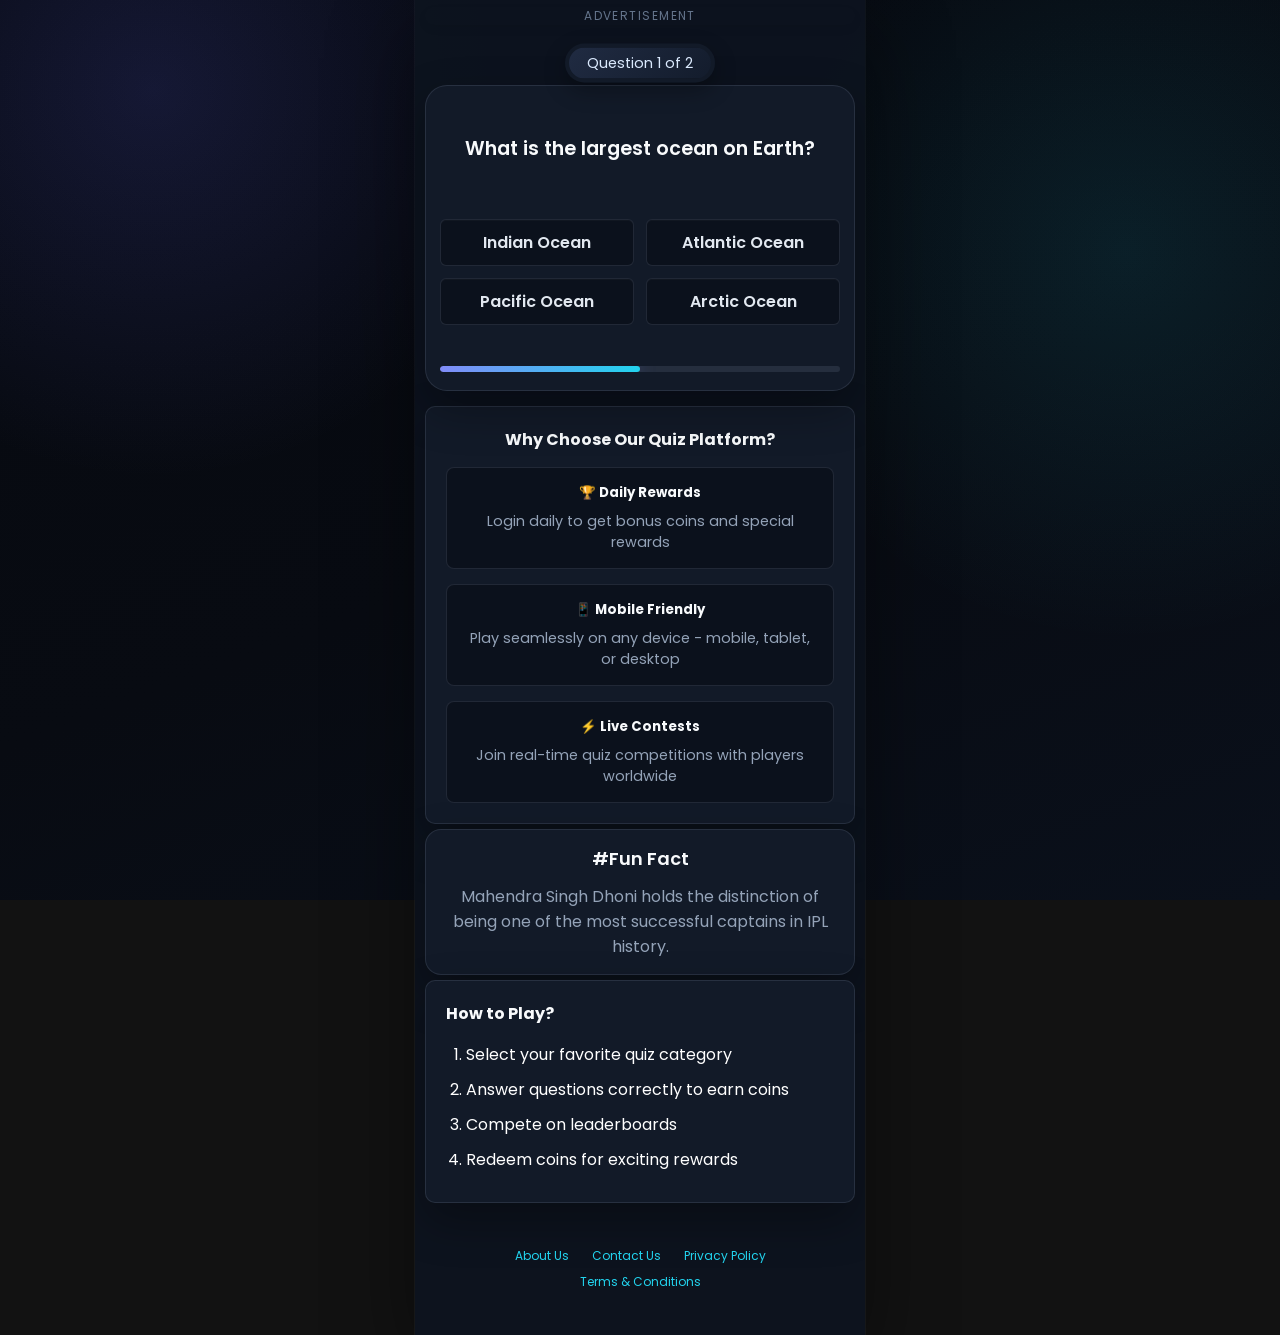
<file: index.html>
<!doctype html>
<html lang="en">
  <head>
    <meta charset="UTF-8" />
    <meta name="viewport" content="width=device-width, initial-scale=1" />
    <meta name="robots" content="noindex, nofollow" />
    <title>TwitQuiz - Test Your Knowledge</title>
    <link rel="preconnect" href="https://fonts.googleapis.com" />
    <link rel="preconnect" href="https://fonts.gstatic.com" crossorigin />
    <link
      href="https://fonts.googleapis.com/css2?family=Poppins:wght@400;600;700&display=swap"
      rel="stylesheet"
    />
    <link rel="stylesheet" href="styles.css?v=3" />
    <script
      async
      src="https://pagead2.googlesyndication.com/pagead/js/adsbygoogle.js?client=ca-pub-1484482880870768"
      crossorigin="anonymous"
    ></script>
  </head>
  <body>
    <main class="container">
      <header class="header"></header>

      <div class="ads-container">
        <div class="tops-ads ads">
          <!-- ssd1 -->
          <ins
            class="adsbygoogle"
            style="display: block"
            data-ad-client="ca-pub-1484482880870768"
            data-ad-slot="2972053355"
            data-ad-format="auto"
            data-full-width-responsive="true"
          ></ins>
          <script>
            (adsbygoogle = window.adsbygoogle || []).push({});
          </script>

          <div class="ads-label">Advertisement</div>
        </div>
      </div>

      <div class="quiz-card" id="quizCard">
        <div class="score-display">
          Score: <span class="score-number" id="scoreDisplay">0</span>
        </div>
        <div class="question-counter" id="questionCounter">Question 1 of 2</div>
        <div class="question" id="questionText"></div>
        <div class="options" id="optionsContainer"></div>
        <div class="answer-message" id="answerMessage" aria-live="polite"></div>
        <div class="progress-bar">
          <div class="progress-fill" id="progressFill"></div>
        </div>
      </div>

      <div class="ads-container margin-top-20px" id="secondaryAd">
        <div class="tops-ads ads">
          <div id="ad-middle" class="custom-gpt-ad">
            <!-- ssd2 -->
            <ins class="adsbygoogle"
                 style="display:block"
                 data-ad-client="ca-pub-1484482880870768"
                 data-ad-slot="9931876664"
                 data-ad-format="auto"
                 data-full-width-responsive="true"></ins>
            <script>
                 (adsbygoogle = window.adsbygoogle || []).push({});
            </script>
          </div>
          <div class="ads-label">Advertisement</div>
        </div>
      </div>

      <div class="bottom-content">
        <div class="featured-section">
          <h3>Why Choose Our Quiz Platform?</h3>
          <div class="features-grid">
            <div class="feature-item">
              <h5>🏆 Daily Rewards</h5>
              <p>Login daily to get bonus coins and special rewards</p>
            </div>
            <div class="feature-item">
              <h5>📱 Mobile Friendly</h5>
              <p>Play seamlessly on any device - mobile, tablet, or desktop</p>
            </div>
            <div class="feature-item">
              <h5>⚡ Live Contests</h5>
              <p>Join real-time quiz competitions with players worldwide</p>
            </div>
          </div>
        </div>

        <div class="fact_box">
          <h5>#Fun Fact</h5>
          <p id="funFact"></p>
        </div>

        <div class="how-to-play">
          <h3>How to Play?</h3>
          <ol class="play-steps">
            <li>Select your favorite quiz category</li>
            <li>Answer questions correctly to earn coins</li>
            <li>Compete on leaderboards</li>
            <li>Redeem coins for exciting rewards</li>
          </ol>
        </div>
      </div>

      <nav class="footer-links" aria-label="Footer links">
        <a href="about.html">About Us</a>
        <a href="contact.html">Contact Us</a>
        <a href="privacy-policy.html">Privacy Policy</a>
        <a href="terms-conditions.html">Terms &amp; Conditions</a>
      </nav>
    </main>

    <div class="ads-popup-overlay" id="adsPopup" hidden>
      <div
        class="ads-popup"
        role="dialog"
        aria-modal="true"
        aria-label="Advertisement"
      >
        <div class="close-wrap">
          <button class="ads-close-btn" id="closeAd" type="button" disabled>
            ✖
          </button>
          <div class="ads-loading" id="adTimer">
            ⏳ Please wait 5 seconds...
          </div>
        </div>
        <div id="ad-interstitial" class="custom-gpt-ad interstitial-ad">
          <!-- ssd3 -->
          <ins class="adsbygoogle"
               style="display:block"
               data-ad-client="ca-pub-1484482880870768"
               data-ad-slot="8618794990"
               data-ad-format="auto"
               data-full-width-responsive="true"></ins>
          <script>
               (adsbygoogle = window.adsbygoogle || []).push({});
          </script>
        </div>
        <div class="popup-ad-label">Advertisement</div>
      </div>
    </div>

    <script src="quiz-data.js?v=3"></script>
    <script src="app.js?v=3"></script>
  </body>
</html>
</file>
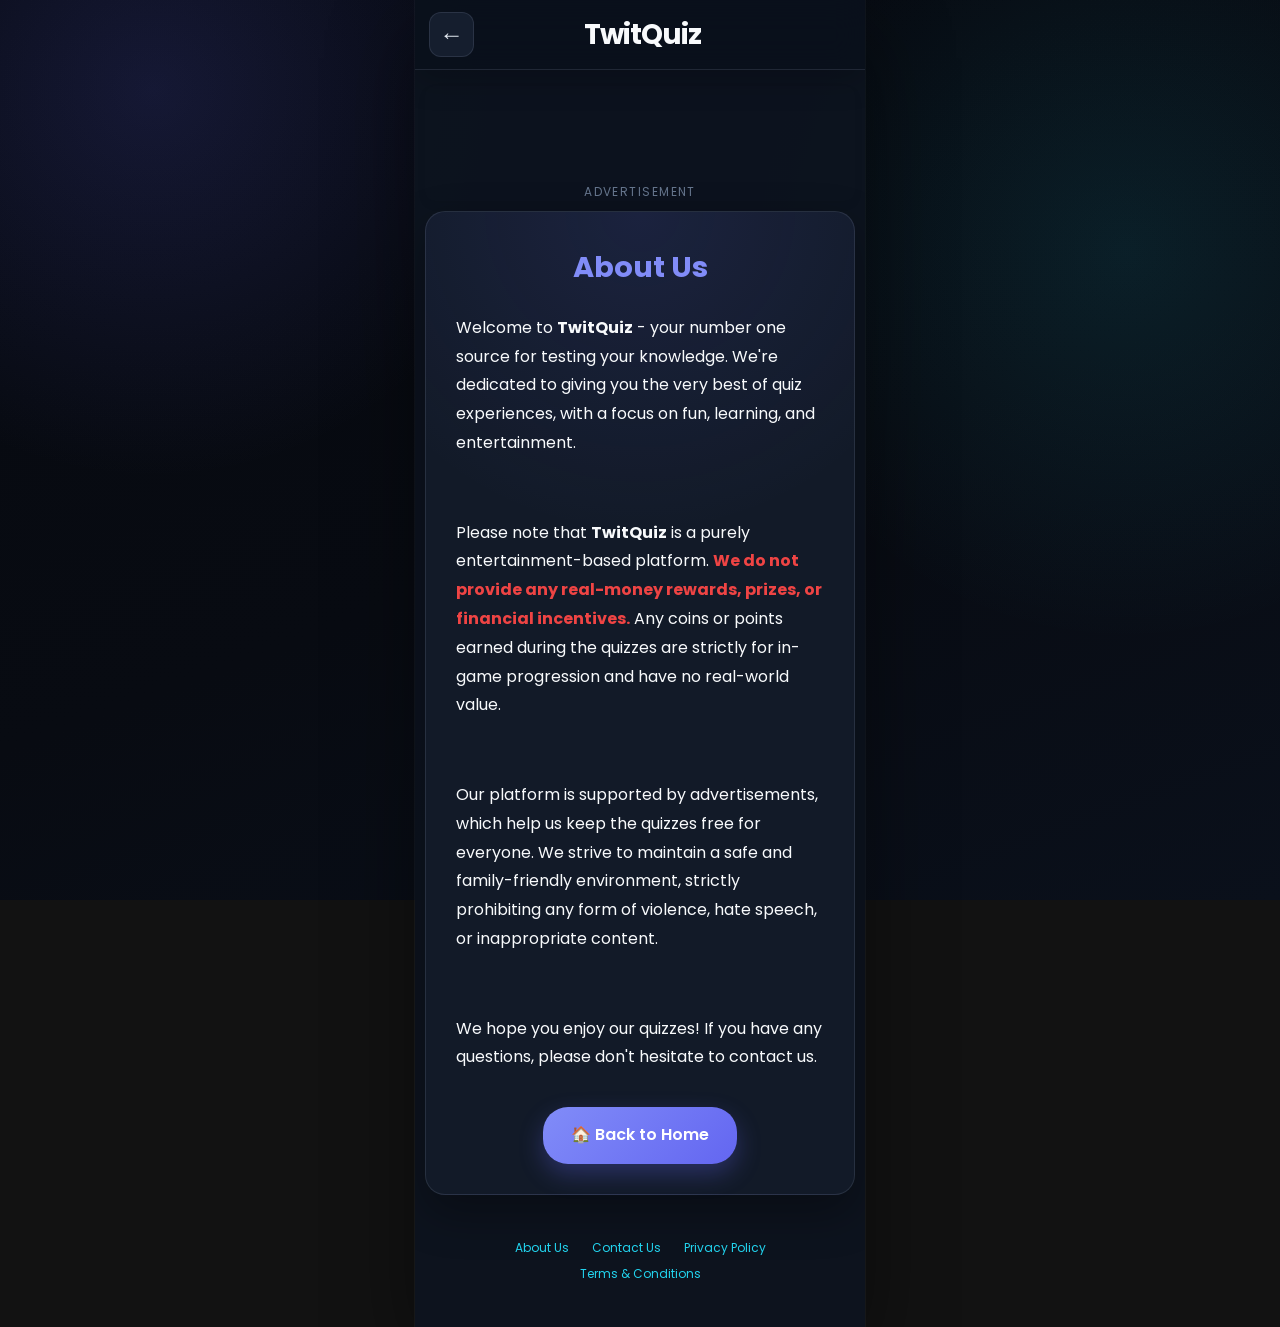
<file: about.html>
<!doctype html>
<html lang="en">
<head>
  <meta charset="UTF-8">
  <meta name="viewport" content="width=device-width, initial-scale=1">
  <meta name="robots" content="noindex, nofollow">
  <title>TwitQuiz - About Us</title>
  <link rel="preconnect" href="https://fonts.googleapis.com">
  <link rel="preconnect" href="https://fonts.gstatic.com" crossorigin>
  <link href="https://fonts.googleapis.com/css2?family=Poppins:wght@400;600;700&display=swap" rel="stylesheet">
  <link rel="stylesheet" href="styles.css?v=3">
  <script async src="https://pagead2.googlesyndication.com/pagead/js/adsbygoogle.js?client=ca-pub-1484482880870768"
     crossorigin="anonymous"></script>
</head>
<body>
  <main class="container start-container">
    <header class="start-top-bar">
      <a class="menu-btn score-home" href="start.html" aria-label="Back to home">←</a>
      <h1 class="start-logo">TwitQuiz</h1>
      <div style="width: 40px;"></div>
    </header>

    <div class="ads-container">
      <div class="tops-ads ads">
        <div id="about-ad-top" class="custom-gpt-ad"></div>
        <div class="ads-label">Advertisement</div>
      </div>
    </div>

    <div class="play-quiz-wrapper" style="padding: 30px; text-align: left; line-height: 1.8;">
      <h2 style="color: var(--theme-primary); margin-bottom: 20px; font-size: 1.8rem; font-weight: 700; text-align: center;">About Us</h2>
      <p>Welcome to <strong>TwitQuiz</strong> - your number one source for testing your knowledge. We're dedicated to giving you the very best of quiz experiences, with a focus on fun, learning, and entertainment.</p>
      <br>
      <p>Please note that <strong>TwitQuiz</strong> is a purely entertainment-based platform. <strong style="color: #ef4444;">We do not provide any real-money rewards, prizes, or financial incentives.</strong> Any coins or points earned during the quizzes are strictly for in-game progression and have no real-world value.</p>
      <br>
      <p>Our platform is supported by advertisements, which help us keep the quizzes free for everyone. We strive to maintain a safe and family-friendly environment, strictly prohibiting any form of violence, hate speech, or inappropriate content.</p>
      <br>
      <p>We hope you enjoy our quizzes! If you have any questions, please don't hesitate to contact us.</p>
      
      <div style="text-align: center; margin-top: 35px;">
        <a href="start.html" class="play_now_btn" style="display: inline-block; padding: 14px 28px; text-decoration: none;">🏠 Back to Home</a>
      </div>
    </div>

    <nav class="footer-links" aria-label="Footer links" style="margin-top: 30px;">
      <a href="about.html">About Us</a>
      <a href="contact.html">Contact Us</a>
      <a href="privacy-policy.html">Privacy Policy</a>
      <a href="terms-conditions.html">Terms &amp; Conditions</a>
    </nav>
  </main>

  <script src="quiz-data.js?v=3"></script>
  <script>
    (function () {
      "use strict";
      const adManager = window.TWITQUIZ_ADS.createAdManager(window.QUIZ_CONFIG.ads);
      adManager.display("top", "about-ad-top");
    })();
  </script>
</body>
</html>
</file>
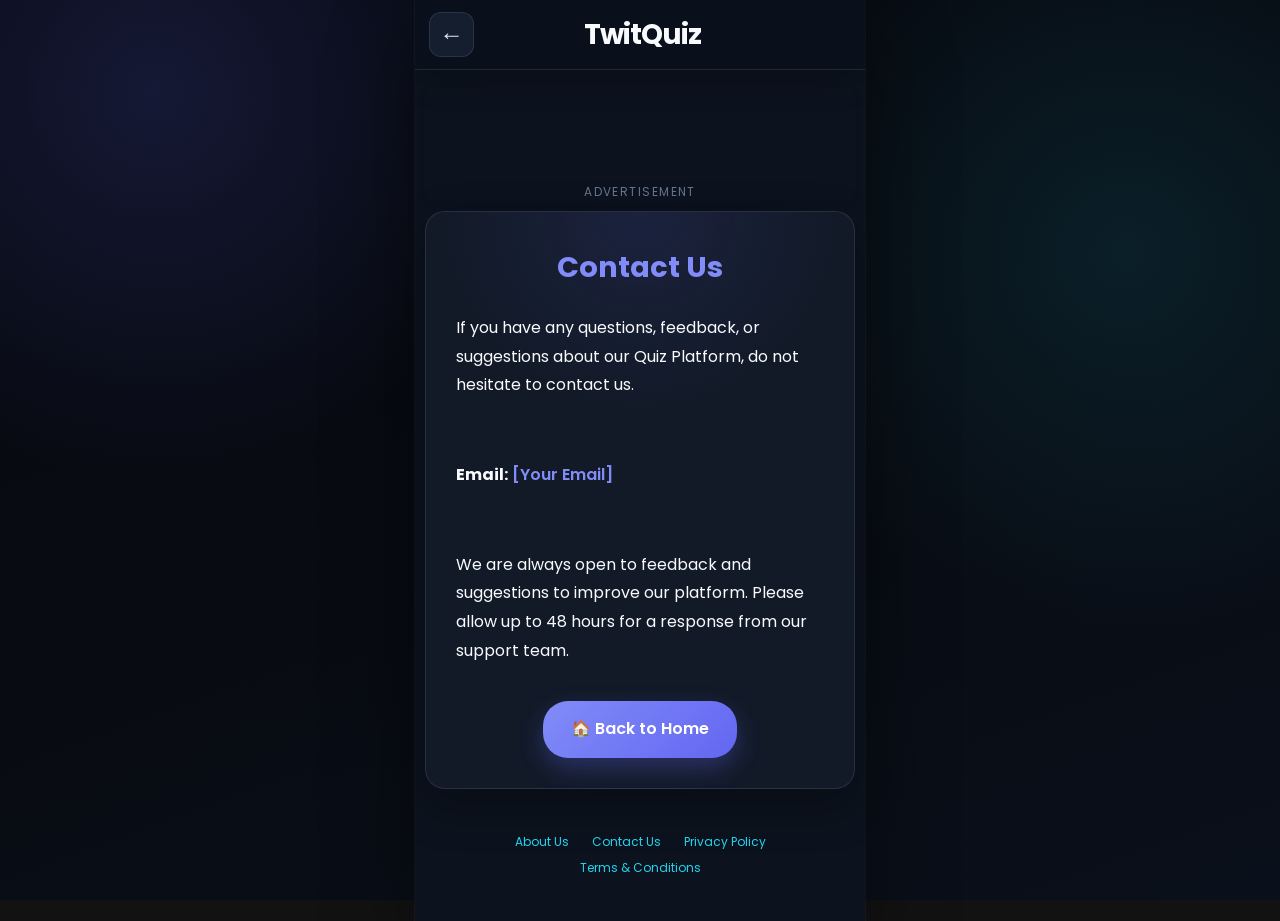
<file: contact.html>
<!doctype html>
<html lang="en">
<head>
  <meta charset="UTF-8">
  <meta name="viewport" content="width=device-width, initial-scale=1">
  <meta name="robots" content="noindex, nofollow">
  <title>TwitQuiz - Contact Us</title>
  <link rel="preconnect" href="https://fonts.googleapis.com">
  <link rel="preconnect" href="https://fonts.gstatic.com" crossorigin>
  <link href="https://fonts.googleapis.com/css2?family=Poppins:wght@400;600;700&display=swap" rel="stylesheet">
  <link rel="stylesheet" href="styles.css?v=3">
  <script async src="https://pagead2.googlesyndication.com/pagead/js/adsbygoogle.js?client=ca-pub-1484482880870768"
     crossorigin="anonymous"></script>
</head>
<body>
  <main class="container start-container">
    <header class="start-top-bar">
      <a class="menu-btn score-home" href="start.html" aria-label="Back to home">←</a>
      <h1 class="start-logo">TwitQuiz</h1>
      <div style="width: 40px;"></div>
    </header>

    <div class="ads-container">
      <div class="tops-ads ads">
        <div id="contact-ad-top" class="custom-gpt-ad"></div>
        <div class="ads-label">Advertisement</div>
      </div>
    </div>

    <div class="play-quiz-wrapper" style="padding: 30px; text-align: left; line-height: 1.8;">
      <h2 style="color: var(--theme-primary); margin-bottom: 20px; font-size: 1.8rem; font-weight: 700; text-align: center;">Contact Us</h2>
      <p>If you have any questions, feedback, or suggestions about our Quiz Platform, do not hesitate to contact us.</p>
      <br>
      <p><strong>Email:</strong> <a href="#" style="color: var(--theme-primary); text-decoration: none; font-weight: 600;">[Your Email]</a></p>
      <br>
      <p>We are always open to feedback and suggestions to improve our platform. Please allow up to 48 hours for a response from our support team.</p>
      
      <div style="text-align: center; margin-top: 35px;">
        <a href="start.html" class="play_now_btn" style="display: inline-block; padding: 14px 28px; text-decoration: none;">🏠 Back to Home</a>
      </div>
    </div>

    <nav class="footer-links" aria-label="Footer links" style="margin-top: 30px;">
      <a href="about.html">About Us</a>
      <a href="contact.html">Contact Us</a>
      <a href="privacy-policy.html">Privacy Policy</a>
      <a href="terms-conditions.html">Terms &amp; Conditions</a>
    </nav>
  </main>

  <script src="quiz-data.js?v=3"></script>
  <script>
    (function () {
      "use strict";
      const adManager = window.TWITQUIZ_ADS.createAdManager(window.QUIZ_CONFIG.ads);
      adManager.display("top", "contact-ad-top");
    })();
  </script>
</body>
</html>
</file>
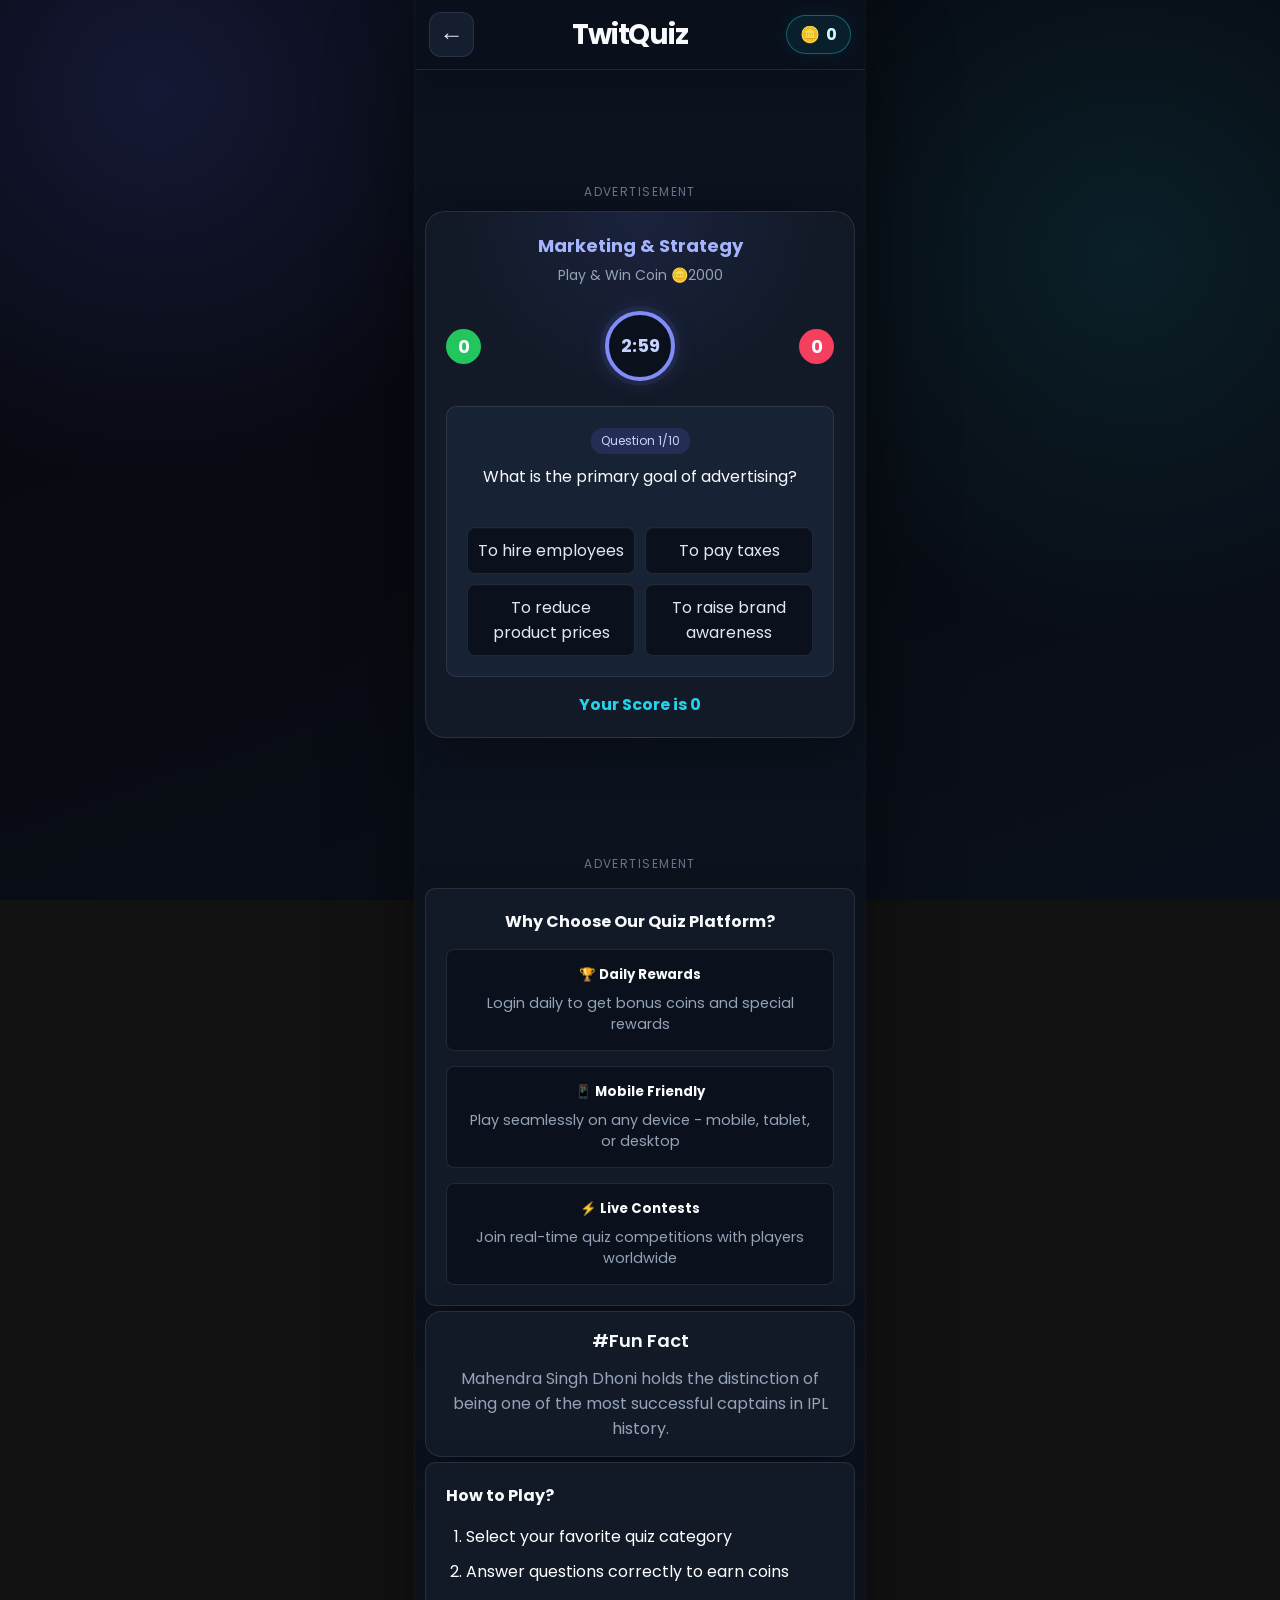
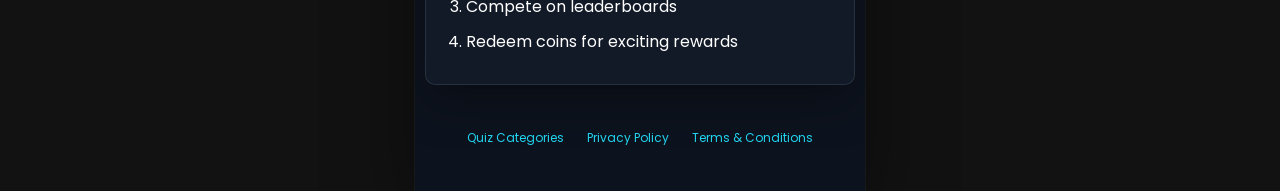
<file: play-quiz.html>
<!doctype html>
<html lang="en">
<head>
  <meta charset="UTF-8">
  <meta name="viewport" content="width=device-width, initial-scale=1">
  <meta name="robots" content="noindex, nofollow">
  <title>TwitQuiz - Play Quiz</title>
  <link rel="preconnect" href="https://fonts.googleapis.com">
  <link rel="preconnect" href="https://fonts.gstatic.com" crossorigin>
  <link href="https://fonts.googleapis.com/css2?family=Poppins:wght@400;600;700&display=swap" rel="stylesheet">
  <link rel="stylesheet" href="styles.css?v=3">
  <script async src="https://pagead2.googlesyndication.com/pagead/js/adsbygoogle.js?client=ca-pub-1484482880870768"
     crossorigin="anonymous"></script>
</head>
<body>
  <main class="container start-container">
    <header class="start-top-bar">
      <a class="menu-btn score-home" href="start.html" aria-label="Back to categories">←</a>
      <h1 class="start-logo">TwitQuiz</h1>
      <div class="start-coins">🪙 <span id="playCoins">0</span></div>
    </header>

    <div class="ads-container">
      <div class="tops-ads ads">
        <div id="play-ad-top" class="custom-gpt-ad"></div>
        <div class="ads-label">Advertisement</div>
      </div>
    </div>

    <div class="play-quiz-wrapper">
      <h2 id="quizCategoryTitle"></h2>
      <h3>Play &amp; Win Coin 🪙 <span id="quizPrize">2000</span></h3>
      <div class="play-scoreboard">
        <div class="play-score-circle play-correct" id="correctScore">0</div>
        <div class="play-timer" id="timer">3:00</div>
        <div class="play-score-circle play-wrong" id="wrongScore">0</div>
      </div>
      <div class="play-question-box">
        <div class="play-question-count" id="questionCount">Question 1/10</div>
        <div class="play-question-text" id="playQuestionText"></div>
        <div class="play-options" id="playOptions"></div>
      </div>
      <div class="play-score-text" id="scoreText">Your Score is 0</div>
    </div>

    <div class="ads-container margin-top-20px">
      <div class="tops-ads ads">
        <div id="play-ad-middle" class="custom-gpt-ad"></div>
        <div class="ads-label">Advertisement</div>
      </div>
    </div>

    <div class="bottom-content">
      <div class="featured-section">
        <h3>Why Choose Our Quiz Platform?</h3>
        <div class="features-grid">
          <div class="feature-item"><h5>🏆 Daily Rewards</h5><p>Login daily to get bonus coins and special rewards</p></div>
          <div class="feature-item"><h5>📱 Mobile Friendly</h5><p>Play seamlessly on any device - mobile, tablet, or desktop</p></div>
          <div class="feature-item"><h5>⚡ Live Contests</h5><p>Join real-time quiz competitions with players worldwide</p></div>
        </div>
      </div>
      <div class="fact_box"><h5>#Fun Fact</h5><p id="playFunFact"></p></div>
      <div class="how-to-play">
        <h3>How to Play?</h3>
        <ol class="play-steps">
          <li>Select your favorite quiz category</li>
          <li>Answer questions correctly to earn coins</li>
          <li>Compete on leaderboards</li>
          <li>Redeem coins for exciting rewards</li>
        </ol>
      </div>
    </div>

    <nav class="footer-links">
      <a href="start.html">Quiz Categories</a>
      <a href="privacy-policy.html">Privacy Policy</a>
      <a href="terms-conditions.html">Terms &amp; Conditions</a>
    </nav>
  </main>

  <script src="quiz-data.js?v=3"></script>
  <script src="category-data.js?v=3"></script>
  <script src="play-quiz.js?v=3"></script>
</body>
</html>
</file>
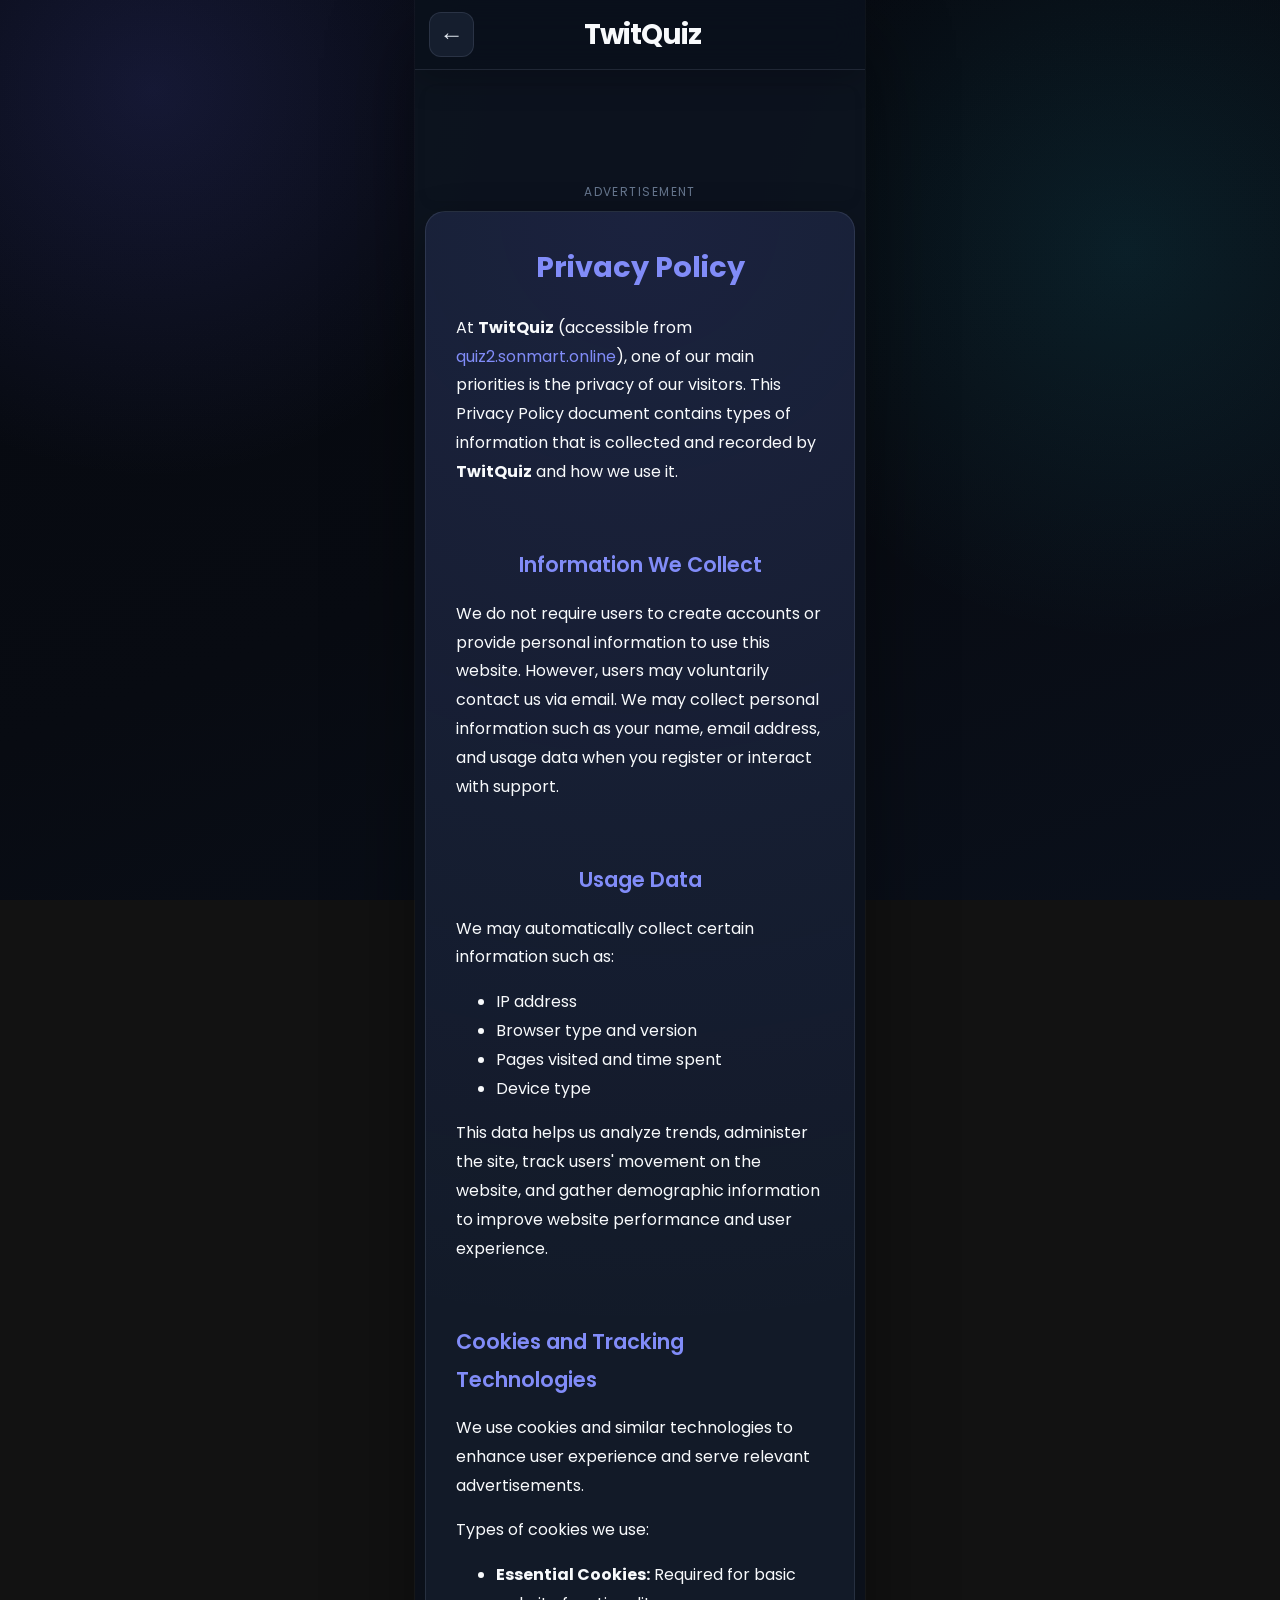
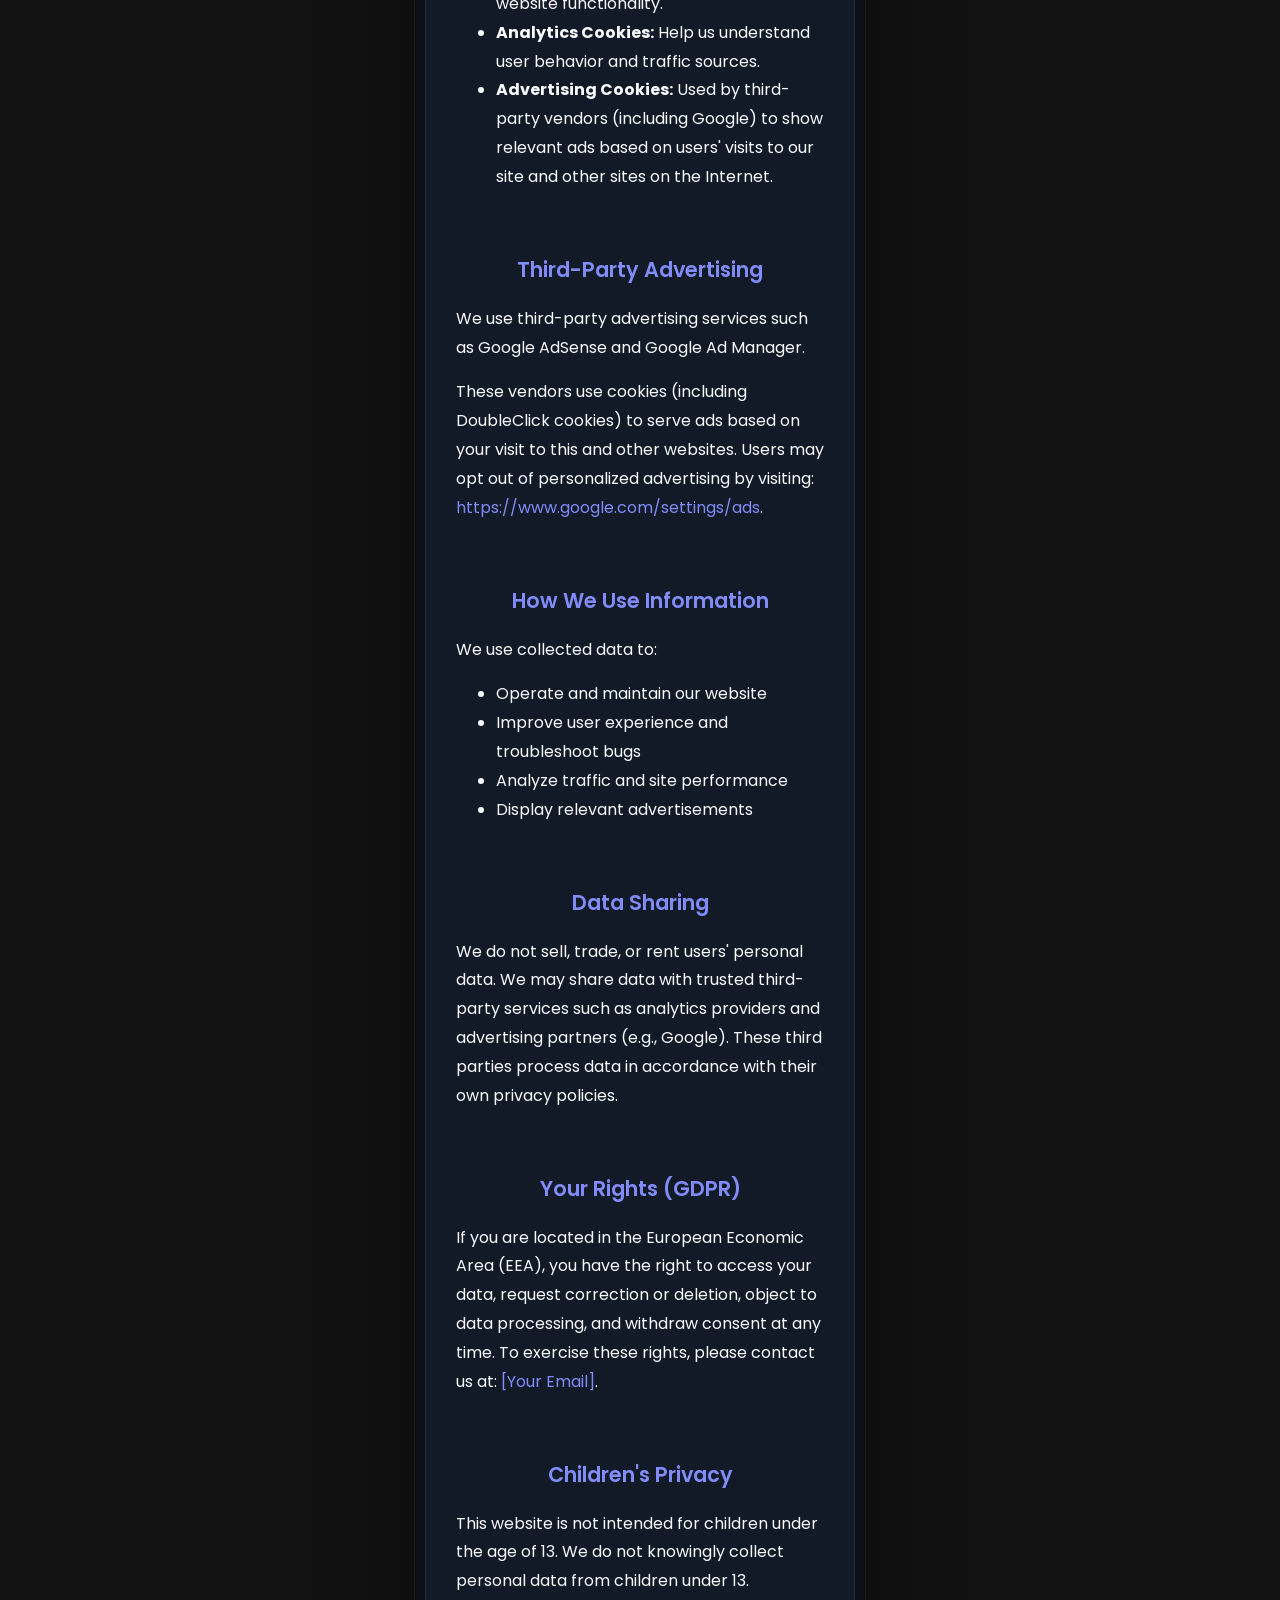
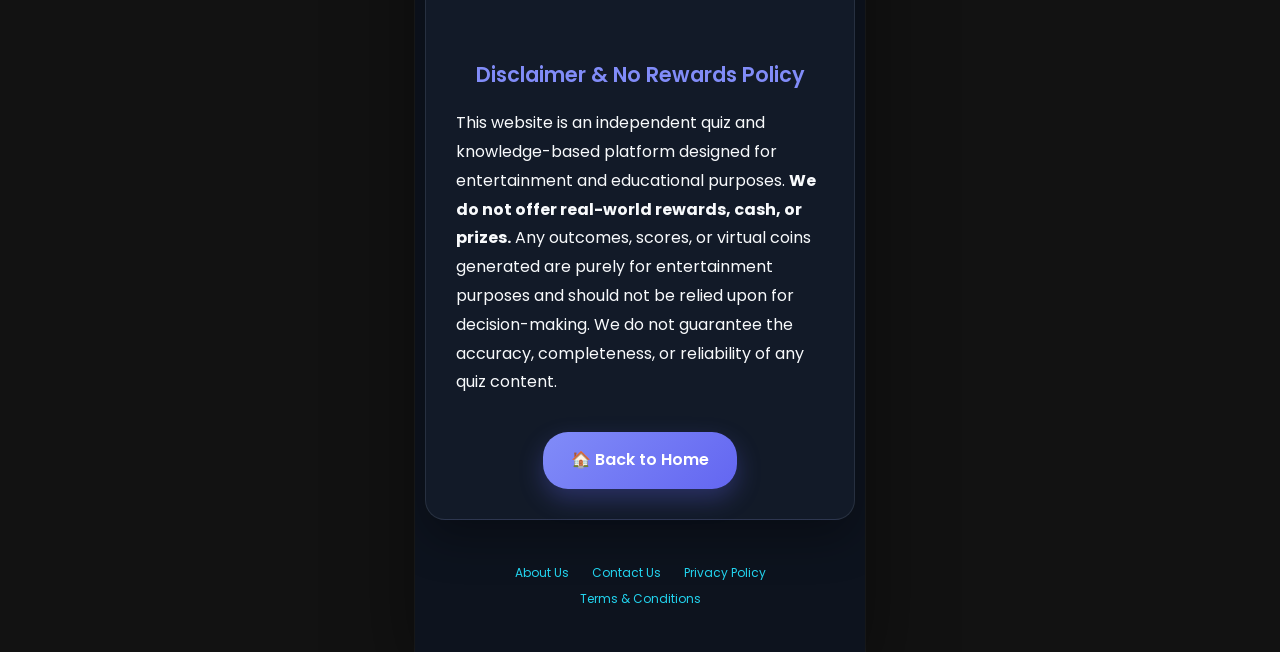
<file: privacy-policy.html>
<!doctype html>
<html lang="en">
<head>
  <meta charset="UTF-8">
  <meta name="viewport" content="width=device-width, initial-scale=1">
  <meta name="robots" content="noindex, nofollow">
  <title>TwitQuiz - Privacy Policy</title>
  <link rel="preconnect" href="https://fonts.googleapis.com">
  <link rel="preconnect" href="https://fonts.gstatic.com" crossorigin>
  <link href="https://fonts.googleapis.com/css2?family=Poppins:wght@400;600;700&display=swap" rel="stylesheet">
  <link rel="stylesheet" href="styles.css?v=3">
  <script async src="https://pagead2.googlesyndication.com/pagead/js/adsbygoogle.js?client=ca-pub-1484482880870768"
     crossorigin="anonymous"></script>
</head>
<body>
  <main class="container start-container">
    <header class="start-top-bar">
      <a class="menu-btn score-home" href="start.html" aria-label="Back to home">←</a>
      <h1 class="start-logo">TwitQuiz</h1>
      <div style="width: 40px;"></div>
    </header>

    <div class="ads-container">
      <div class="tops-ads ads">
        <div id="privacy-ad-top" class="custom-gpt-ad"></div>
        <div class="ads-label">Advertisement</div>
      </div>
    </div>

    <div class="play-quiz-wrapper" style="padding: 30px; text-align: left; line-height: 1.8;">
      <h2 style="color: var(--theme-primary); margin-bottom: 20px; font-size: 1.8rem; font-weight: 700; text-align: center;">Privacy Policy</h2>
      <p>At <strong>TwitQuiz</strong> (accessible from <a href="https://quiz2.sonmart.online" style="color: var(--theme-primary); text-decoration: none;">quiz2.sonmart.online</a>), one of our main priorities is the privacy of our visitors. This Privacy Policy document contains types of information that is collected and recorded by <strong>TwitQuiz</strong> and how we use it.</p>
      
      <br>
      <h3 style="color: var(--theme-primary); font-size: 1.3rem; font-weight: 600; margin-top: 15px;">Information We Collect</h3>
      <p>We do not require users to create accounts or provide personal information to use this website. However, users may voluntarily contact us via email. We may collect personal information such as your name, email address, and usage data when you register or interact with support.</p>
      
      <br>
      <h3 style="color: var(--theme-primary); font-size: 1.3rem; font-weight: 600; margin-top: 15px;">Usage Data</h3>
      <p>We may automatically collect certain information such as:</p>
      <ul>
        <li>IP address</li>
        <li>Browser type and version</li>
        <li>Pages visited and time spent</li>
        <li>Device type</li>
      </ul>
      <p>This data helps us analyze trends, administer the site, track users' movement on the website, and gather demographic information to improve website performance and user experience.</p>
      
      <br>
      <h3 style="color: var(--theme-primary); font-size: 1.3rem; font-weight: 600; margin-top: 15px;">Cookies and Tracking Technologies</h3>
      <p>We use cookies and similar technologies to enhance user experience and serve relevant advertisements.</p>
      <p>Types of cookies we use:</p>
      <ul>
        <li><strong>Essential Cookies:</strong> Required for basic website functionality.</li>
        <li><strong>Analytics Cookies:</strong> Help us understand user behavior and traffic sources.</li>
        <li><strong>Advertising Cookies:</strong> Used by third-party vendors (including Google) to show relevant ads based on users' visits to our site and other sites on the Internet.</li>
      </ul>
      
      <br>
      <h3 style="color: var(--theme-primary); font-size: 1.3rem; font-weight: 600; margin-top: 15px;">Third-Party Advertising</h3>
      <p>We use third-party advertising services such as Google AdSense and Google Ad Manager.</p>
      <p>These vendors use cookies (including DoubleClick cookies) to serve ads based on your visit to this and other websites. Users may opt out of personalized advertising by visiting: <a href="https://www.google.com/settings/ads" target="_blank" style="color: var(--theme-primary); text-decoration: none;">https://www.google.com/settings/ads</a>.</p>
      
      <br>
      <h3 style="color: var(--theme-primary); font-size: 1.3rem; font-weight: 600; margin-top: 15px;">How We Use Information</h3>
      <p>We use collected data to:</p>
      <ul>
        <li>Operate and maintain our website</li>
        <li>Improve user experience and troubleshoot bugs</li>
        <li>Analyze traffic and site performance</li>
        <li>Display relevant advertisements</li>
      </ul>
      
      <br>
      <h3 style="color: var(--theme-primary); font-size: 1.3rem; font-weight: 600; margin-top: 15px;">Data Sharing</h3>
      <p>We do not sell, trade, or rent users' personal data. We may share data with trusted third-party services such as analytics providers and advertising partners (e.g., Google). These third parties process data in accordance with their own privacy policies.</p>
      
      <br>
      <h3 style="color: var(--theme-primary); font-size: 1.3rem; font-weight: 600; margin-top: 15px;">Your Rights (GDPR)</h3>
      <p>If you are located in the European Economic Area (EEA), you have the right to access your data, request correction or deletion, object to data processing, and withdraw consent at any time. To exercise these rights, please contact us at: <a href="#" style="color: var(--theme-primary); text-decoration: none;">[Your Email]</a>.</p>
      
      <br>
      <h3 style="color: var(--theme-primary); font-size: 1.3rem; font-weight: 600; margin-top: 15px;">Children's Privacy</h3>
      <p>This website is not intended for children under the age of 13. We do not knowingly collect personal data from children under 13.</p>
      
      <br>
      <h3 style="color: var(--theme-primary); font-size: 1.3rem; font-weight: 600; margin-top: 15px;">Disclaimer & No Rewards Policy</h3>
      <p>This website is an independent quiz and knowledge-based platform designed for entertainment and educational purposes. <strong>We do not offer real-world rewards, cash, or prizes.</strong> Any outcomes, scores, or virtual coins generated are purely for entertainment purposes and should not be relied upon for decision-making. We do not guarantee the accuracy, completeness, or reliability of any quiz content.</p>
      
      <div style="text-align: center; margin-top: 35px;">
        <a href="start.html" class="play_now_btn" style="display: inline-block; padding: 14px 28px; text-decoration: none;">🏠 Back to Home</a>
      </div>
    </div>

    <nav class="footer-links" aria-label="Footer links" style="margin-top: 30px;">
      <a href="about.html">About Us</a>
      <a href="contact.html">Contact Us</a>
      <a href="privacy-policy.html">Privacy Policy</a>
      <a href="terms-conditions.html">Terms &amp; Conditions</a>
    </nav>
  </main>

  <script src="quiz-data.js?v=3"></script>
  <script>
    (function () {
      "use strict";
      const adManager = window.TWITQUIZ_ADS.createAdManager(window.QUIZ_CONFIG.ads);
      adManager.display("top", "privacy-ad-top");
    })();
  </script>
</body>
</html>
</file>
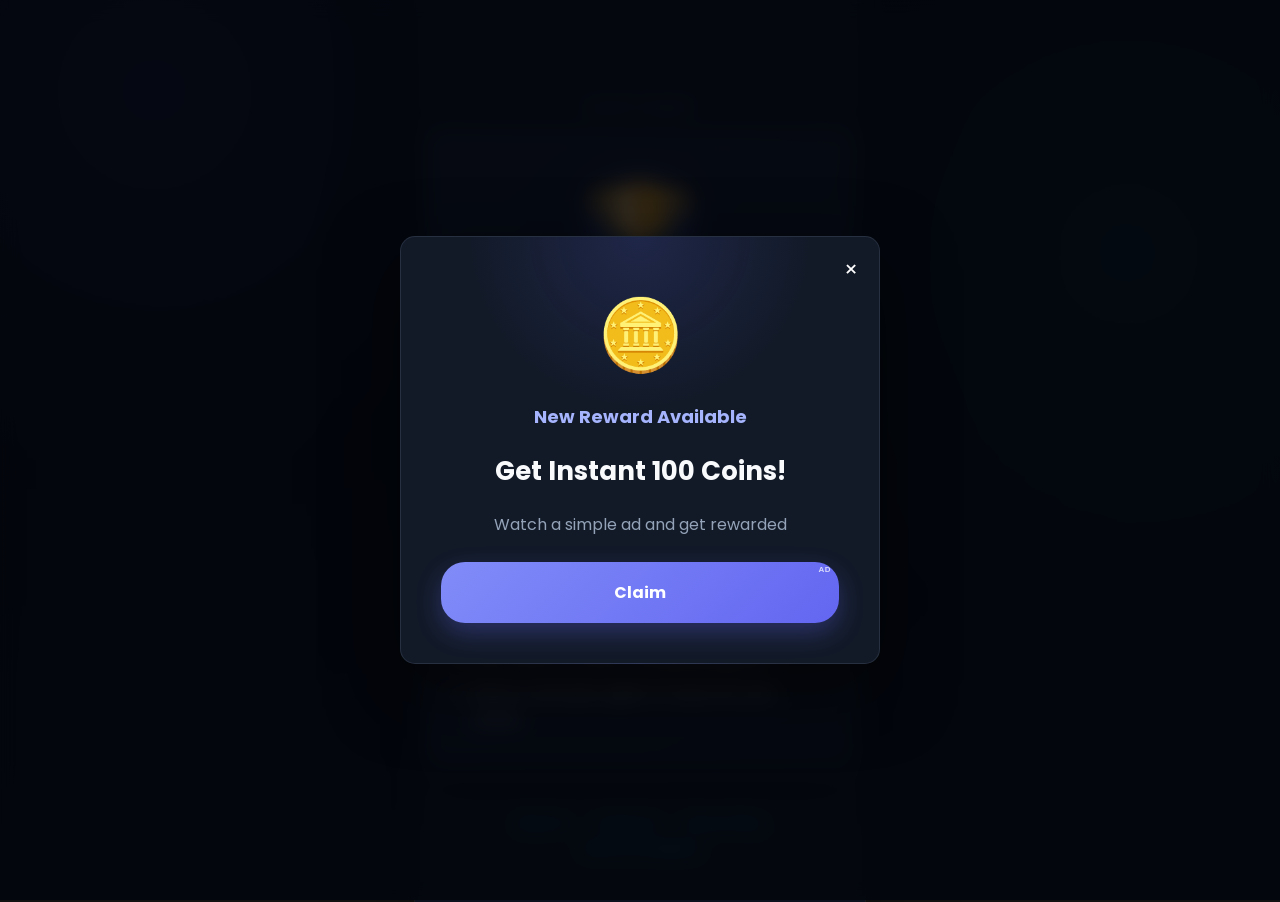
<file: result.html>
<!doctype html>
<html lang="en">
<head>
  <meta charset="UTF-8">
  <meta name="viewport" content="width=device-width, initial-scale=1">
  <meta name="robots" content="noindex, nofollow">
  <title>TwitQuiz - Quiz Result</title>
  <link rel="preconnect" href="https://fonts.googleapis.com">
  <link rel="preconnect" href="https://fonts.gstatic.com" crossorigin>
  <link href="https://fonts.googleapis.com/css2?family=Poppins:wght@400;600;700&display=swap" rel="stylesheet">
  <link rel="stylesheet" href="styles.css?v=3">
  <meta name="google-adsense-account" content="ca-pub-1484482880870768">

  <script async src="https://pagead2.googlesyndication.com/pagead/js/adsbygoogle.js?client=ca-pub-1484482880870768"
     crossorigin="anonymous"></script>
  <script>
      window.adsbygoogle = window.adsbygoogle || [];
      var adBreak = adConfig = function(o) { adsbygoogle.push(o); }
  </script>
</head>
<body>
  <main class="container">
    <header class="header"></header>

    <div class="ads-container">
      <div class="tops-ads ads">
        <div id="ad-top" class="custom-gpt-ad"></div>
        <div class="ads-label">Advertisement</div>
      </div>
    </div>

    <div class="result-container" id="resultContainer">
      <div class="result_box">
        <div class="winner-art" aria-hidden="true">🏆</div>
        <h3>You Have Got <span class="coin_set" id="coinReward">100</span> Coins</h3>
        <a href="start.html" class="play_now_btn">Play Now</a>
      </div>

      <div class="quiz_rules">
        <h3>Play Quiz and Win Coins!</h3>
        <ul class="quiz_rules_set">
          <li>Play quizzes in multiple categories like GK, Sports, Movies, Business, and Cricket.</li>
          <li>Answer each question and get instant feedback.</li>
          <li>Win coins for every completed game.</li>
          <li>Return and play again to improve your score.</li>
        </ul>
      </div>
    </div>

    <nav class="footer-links" aria-label="Footer links">
      <a href="about.html">About Us</a>
      <a href="contact.html">Contact Us</a>
      <a href="privacy-policy.html">Privacy Policy</a>
      <a href="terms-conditions.html">Terms &amp; Conditions</a>
    </nav>
  </main>

  <div class="popup-overlay" id="rewardPopup">
    <div class="popup-box" role="dialog" aria-modal="true" aria-labelledby="rewardTitle">
      <button class="popup-close" id="closeReward" type="button" aria-label="Close">×</button>
      <div class="coin-art" aria-hidden="true">🪙</div>
      <h2 class="new-reward">New Reward Available</h2>
      <h2 class="get-coins" id="rewardTitle">Get Instant <span id="rewardAmount">100</span> Coins!</h2>
      <p>Watch a simple ad and get rewarded</p>
      <button class="claim-button" id="claimReward" type="button" style="position: relative;">
        <span style="position: absolute; top: 4px; right: 8px; font-size: 8px; font-weight: 700; font-family: Arial, sans-serif; color: rgba(255,255,255,0.75); letter-spacing: 0.5px; line-height: 1;">AD</span>
        <span class="btn-text">Claim</span>
      </button>
    </div>
  </div>



  <script src="quiz-data.js?v=3"></script>
  <script src="result.js?v=3"></script>
</body>
</html>
</file>
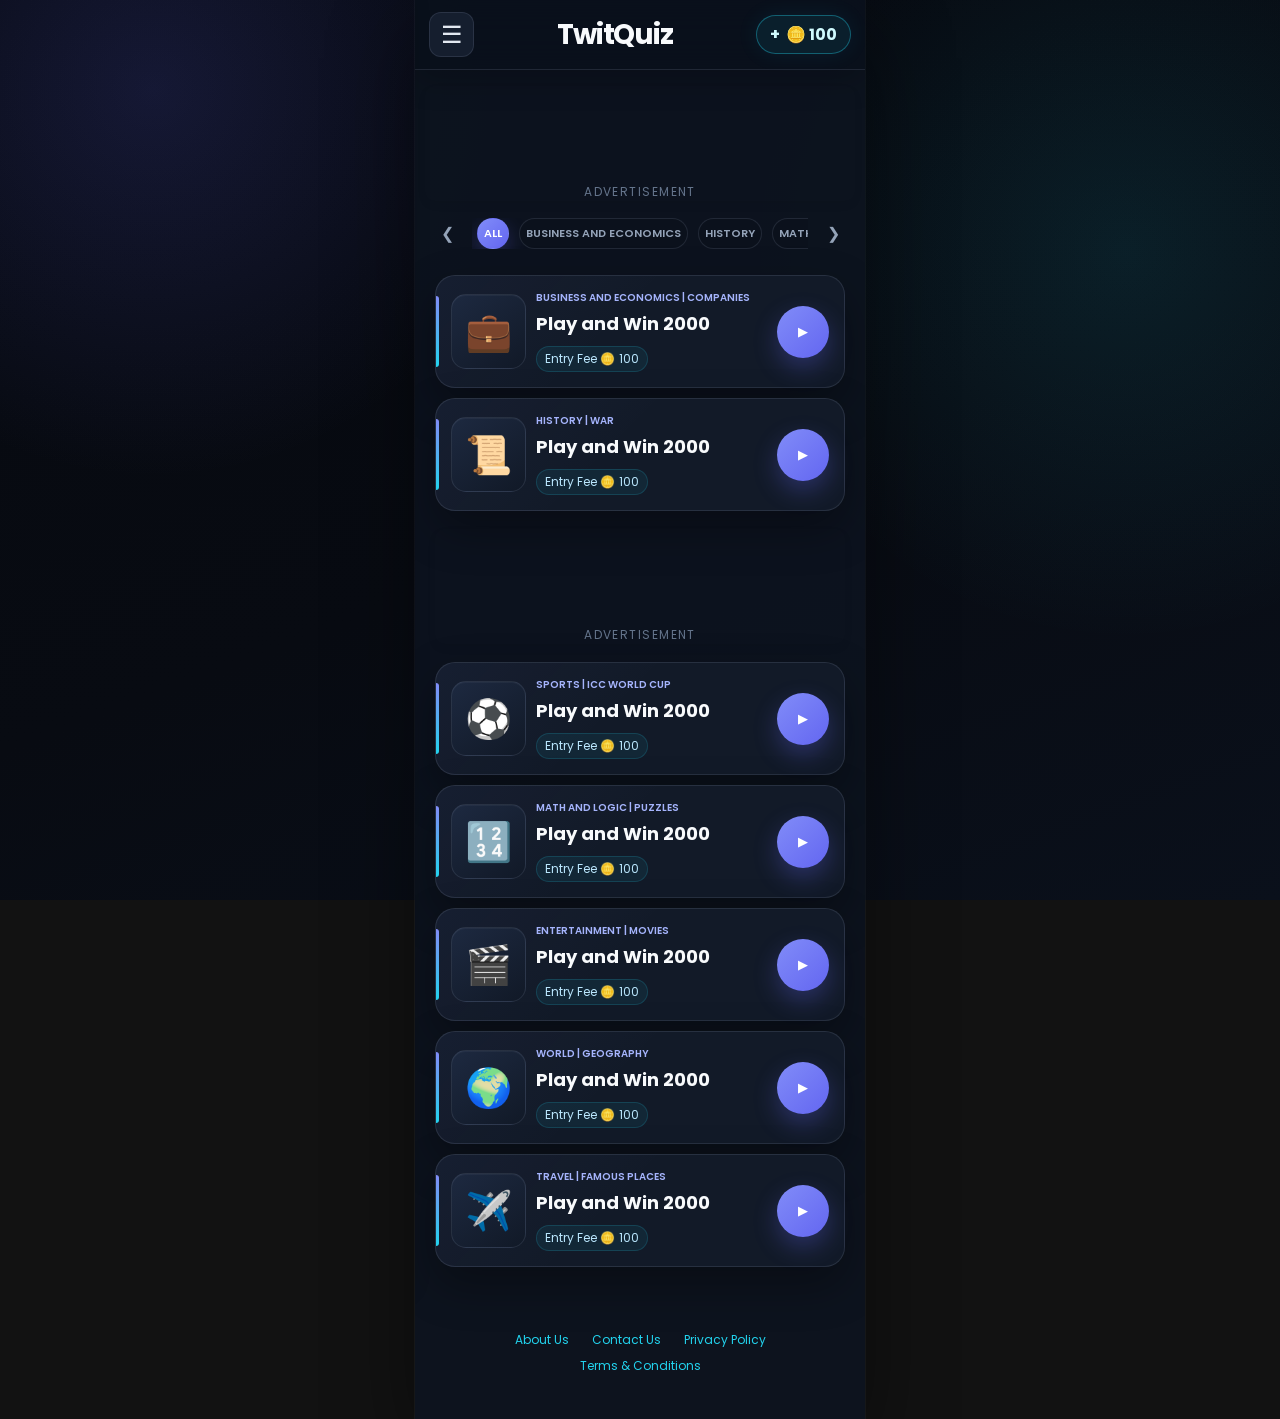
<file: score.html>
<!doctype html>
<html lang="en">
<head>
  <meta charset="UTF-8">
  <meta name="viewport" content="width=device-width, initial-scale=1">
  <meta name="robots" content="noindex, nofollow">
  <title>TwitQuiz - Score</title>
  <link rel="preconnect" href="https://fonts.googleapis.com">
  <link rel="preconnect" href="https://fonts.gstatic.com" crossorigin>
  <link href="https://fonts.googleapis.com/css2?family=Poppins:wght@400;600;700&display=swap" rel="stylesheet">
  <link rel="stylesheet" href="styles.css?v=3">
  <script async src="https://pagead2.googlesyndication.com/pagead/js/adsbygoogle.js?client=ca-pub-1484482880870768"
     crossorigin="anonymous"></script>
</head>
<body>
  <main class="container">
    <header class="start-top-bar">
      <a class="menu-btn score-home" href="start.html" aria-label="Back to categories">←</a>
      <h1 class="start-logo">TwitQuiz</h1>
      <div class="start-coins">🪙 <span id="scoreCoins">0</span></div>
    </header>

    <div class="ads-container">
      <div id="score-ad-top" class="custom-gpt-ad"></div>
      <div class="ads-label">Advertisement</div>
    </div>

    <div class="result-container">
      <div class="result_box">
        <div class="winner-art">🏆</div>
        <h3>You Have Got <span class="coin_set" id="scoreReward">100</span> Coins</h3>
        <p class="category-result-title" id="scoreCategory"></p>
        <div class="category-stats">
          <div><strong id="scoreValue">0</strong><span>Score</span></div>
          <div><strong id="scoreCorrect">0</strong><span>Correct</span></div>
          <div><strong id="scoreWrong">0</strong><span>Wrong</span></div>
        </div>
        <a href="index.html" class="play_now_btn">Go To Home</a>
      </div>
    </div>

    <div class="ads-container margin-top-20px">
      <div id="score-ad-middle" class="custom-gpt-ad"></div>
      <div class="ads-label">Advertisement</div>
    </div>
  </main>
  <script src="quiz-data.js?v=3"></script>
  <script src="score.js?v=3"></script>
</body>
</html>
</file>
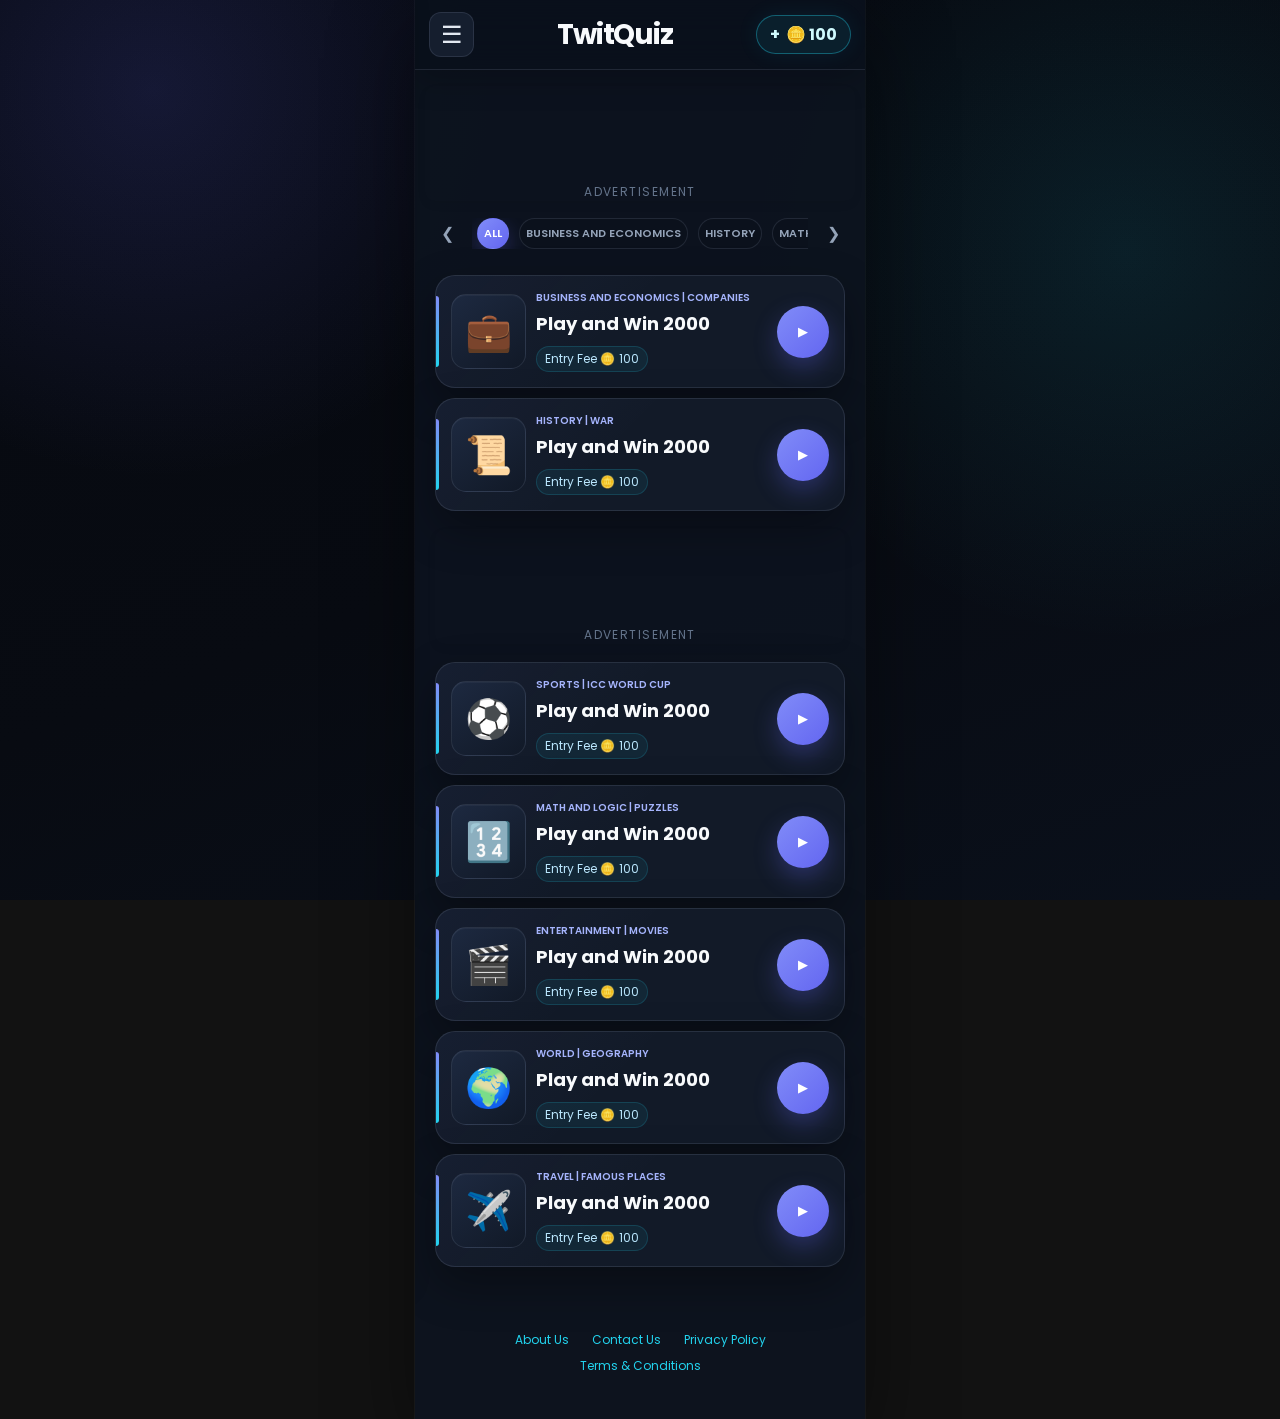
<file: start.html>
<!doctype html>
<html lang="en">
<head>
  <meta charset="UTF-8">
  <meta name="viewport" content="width=device-width, initial-scale=1">
  <meta name="robots" content="noindex, nofollow">
  <title>TwitQuiz - Choose a Quiz</title>
  <link rel="preconnect" href="https://fonts.googleapis.com">
  <link rel="preconnect" href="https://fonts.gstatic.com" crossorigin>
  <link href="https://fonts.googleapis.com/css2?family=Poppins:wght@400;600;700&display=swap" rel="stylesheet">
  <link rel="stylesheet" href="styles.css?v=3">
  <script async src="https://pagead2.googlesyndication.com/pagead/js/adsbygoogle.js?client=ca-pub-1484482880870768"
     crossorigin="anonymous"></script>
</head>
<body>
  <main class="container start-container">
    <div class="quiz-category">
      <aside class="sidebar" id="sidebar" aria-hidden="true">
        <div class="sidebar-header">
          <h2>TwitQuiz</h2>
          <p>Play, Learn &amp; Win!</p>
          <button class="close-sidebar-btn" id="closeSidebar" type="button" aria-label="Close menu">×</button>
        </div>
        <nav class="sidebar-menu">
          <a class="menu-item" href="index.html"><span>🏠</span> Home</a>
          <a class="menu-item" href="#"><span>🏆</span> Leaderboard</a>
          <a class="menu-item" href="#"><span>📊</span> My Stats</a>
          <a class="menu-item" href="#"><span>🎯</span> Achievements</a>
          <a class="menu-item" href="#"><span>💰</span> Earn Coins</a>
          <a class="menu-item" href="#"><span>👥</span> Friends</a>
        </nav>
        <div class="sidebar-footer">
          <a class="menu-item" href="#"><span>⚙️</span> Settings</a>
          <a class="menu-item" href="#"><span>ℹ️</span> Help &amp; Support</a>
        </div>
      </aside>
      <div class="sidebar-overlay" id="sidebarOverlay"></div>

      <header class="start-top-bar">
        <button class="menu-btn" id="menuBtn" type="button" aria-label="Open menu">☰</button>
        <h1 class="start-logo">TwitQuiz</h1>
        <button class="start-coins" id="coinButton" type="button" aria-label="Earn coins">
          + <span>🪙 <span id="coinCount">0</span></span>
        </button>
      </header>

      <div class="ads-container">
        <div class="tops-ads ads">
          <div id="start-ad-top" class="custom-gpt-ad"></div>
          <div class="ads-label">Advertisement</div>
        </div>
      </div>

      <div class="category-bar">
        <button class="category-arrow" id="scrollLeft" type="button" aria-label="Scroll categories left">❮</button>
        <div class="category-scroll" id="categoryScroll">
          <div class="category-tabs" id="categoryTabs"></div>
        </div>
        <button class="category-arrow" id="scrollRight" type="button" aria-label="Scroll categories right">❯</button>
      </div>

      <div class="quiz-list" id="quizList"></div>
    </div>

    <nav class="footer-links" aria-label="Footer links">
      <a href="about.html">About Us</a>
      <a href="contact.html">Contact Us</a>
      <a href="privacy-policy.html">Privacy Policy</a>
      <a href="terms-conditions.html">Terms &amp; Conditions</a>
    </nav>
  </main>

  <div class="insufficient-overlay" id="coinAlert" hidden>
    <div class="insufficient-box" role="dialog" aria-modal="true" aria-labelledby="coinAlertTitle">
      <div class="insufficient-icon">😔</div>
      <h2 id="coinAlertTitle">Insufficient Coins</h2>
      <p>You don't have enough coins to play this contest.</p>
      <div class="reward-highlight">
        🎁 Watch a video ad to get <span id="popupReward">100</span> reward coins!
      </div>
      <div class="popup-buttons">
        <button class="cancel-popup" id="cancelBtn" type="button">Cancel</button>
        <button class="watch-popup" id="watchBtn" type="button">▶ Watch Ads</button>
      </div>
    </div>
  </div>

  <script src="quiz-data.js?v=3"></script>
  <script src="start.js?v=3"></script>
</body>
</html>
</file>
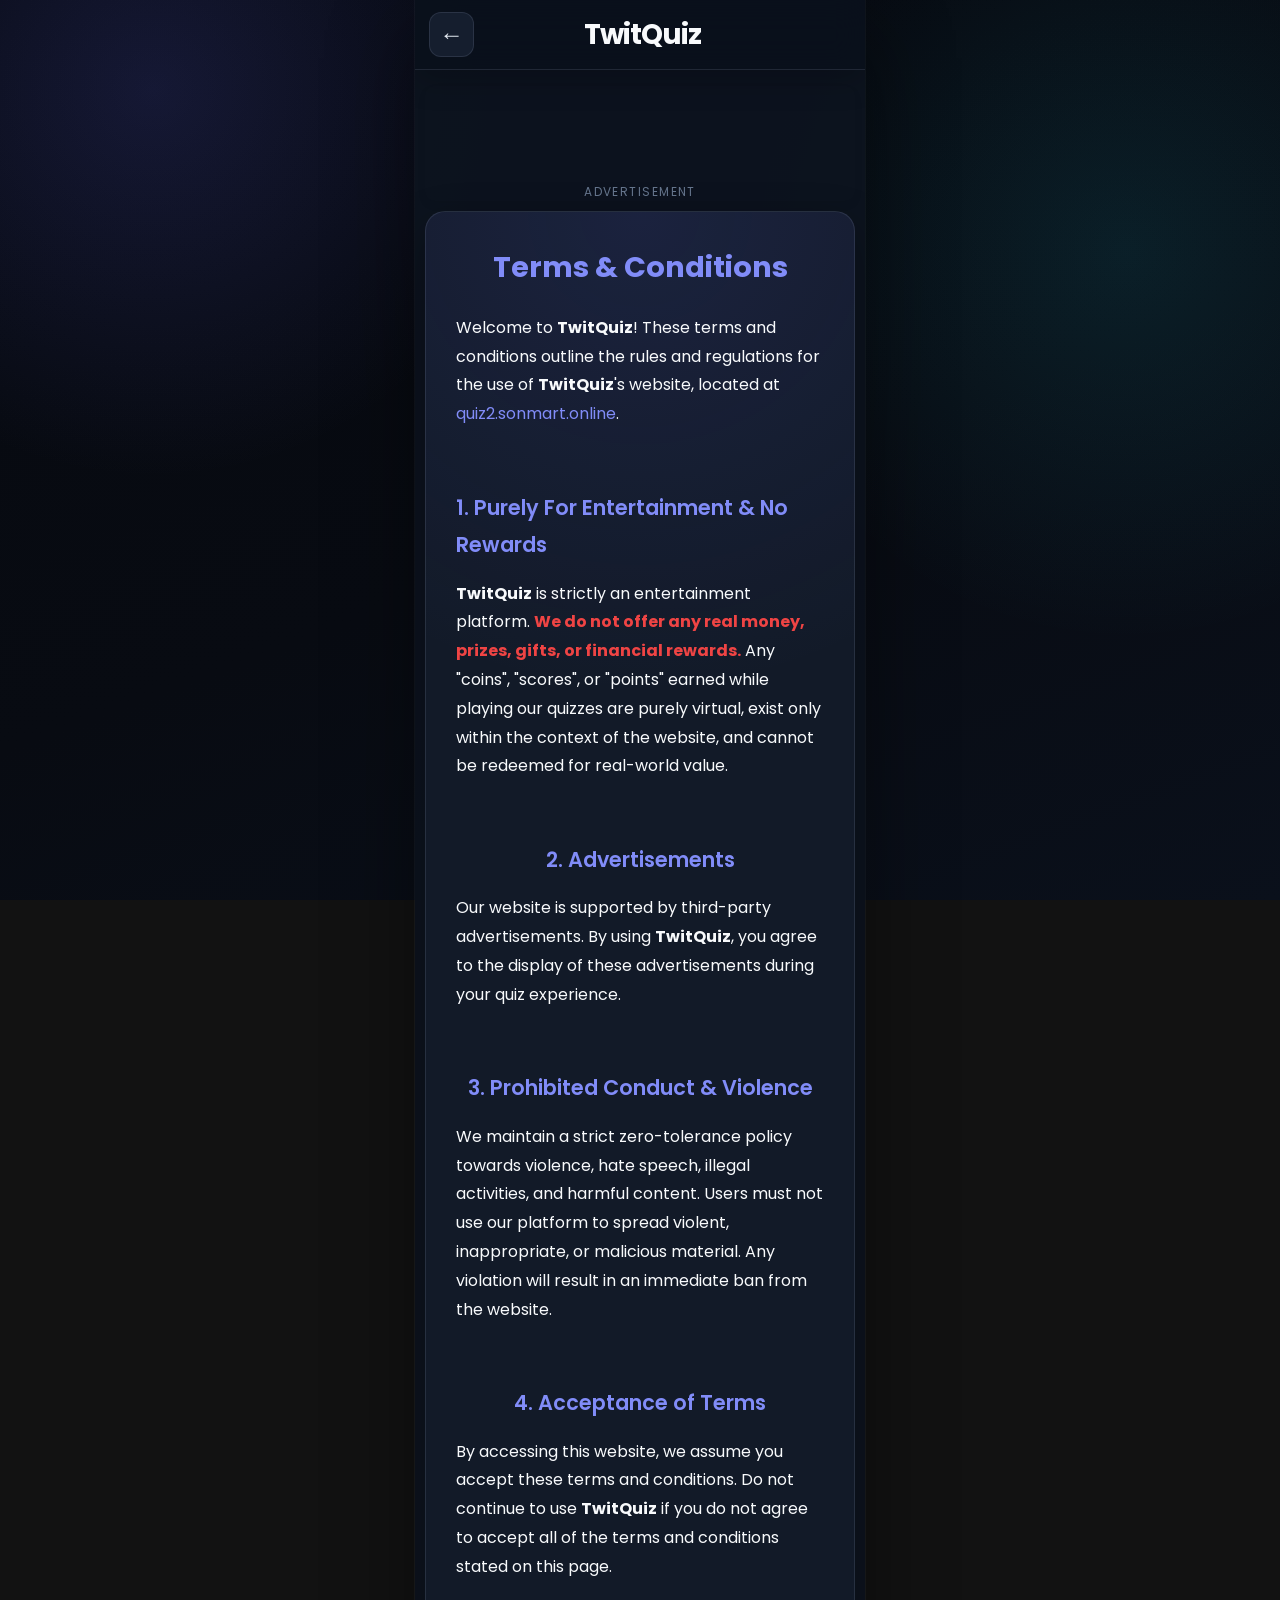
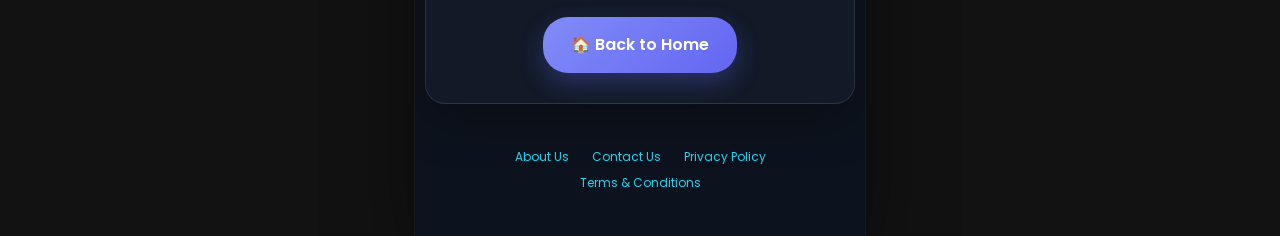
<file: terms-conditions.html>
<!doctype html>
<html lang="en">
<head>
  <meta charset="UTF-8">
  <meta name="viewport" content="width=device-width, initial-scale=1">
  <meta name="robots" content="noindex, nofollow">
  <title>TwitQuiz - Terms &amp; Conditions</title>
  <link rel="preconnect" href="https://fonts.googleapis.com">
  <link rel="preconnect" href="https://fonts.gstatic.com" crossorigin>
  <link href="https://fonts.googleapis.com/css2?family=Poppins:wght@400;600;700&display=swap" rel="stylesheet">
  <link rel="stylesheet" href="styles.css?v=3">
  <script async src="https://pagead2.googlesyndication.com/pagead/js/adsbygoogle.js?client=ca-pub-1484482880870768"
     crossorigin="anonymous"></script>
</head>
<body>
  <main class="container start-container">
    <header class="start-top-bar">
      <a class="menu-btn score-home" href="start.html" aria-label="Back to home">←</a>
      <h1 class="start-logo">TwitQuiz</h1>
      <div style="width: 40px;"></div>
    </header>

    <div class="ads-container">
      <div class="tops-ads ads">
        <div id="terms-ad-top" class="custom-gpt-ad"></div>
        <div class="ads-label">Advertisement</div>
      </div>
    </div>

    <div class="play-quiz-wrapper" style="padding: 30px; text-align: left; line-height: 1.8;">
      <h2 style="color: var(--theme-primary); margin-bottom: 20px; font-size: 1.8rem; font-weight: 700; text-align: center;">Terms &amp; Conditions</h2>
      <p>Welcome to <strong>TwitQuiz</strong>! These terms and conditions outline the rules and regulations for the use of <strong>TwitQuiz</strong>'s website, located at <a href="https://quiz2.sonmart.online" style="color: var(--theme-primary); text-decoration: none;">quiz2.sonmart.online</a>.</p>
      
      <br>
      <h3 style="color: var(--theme-primary); font-size: 1.3rem; font-weight: 600; margin-top: 15px;">1. Purely For Entertainment &amp; No Rewards</h3>
      <p><strong>TwitQuiz</strong> is strictly an entertainment platform. <strong style="color: #ef4444;">We do not offer any real money, prizes, gifts, or financial rewards.</strong> Any "coins", "scores", or "points" earned while playing our quizzes are purely virtual, exist only within the context of the website, and cannot be redeemed for real-world value.</p>
      
      <br>
      <h3 style="color: var(--theme-primary); font-size: 1.3rem; font-weight: 600; margin-top: 15px;">2. Advertisements</h3>
      <p>Our website is supported by third-party advertisements. By using <strong>TwitQuiz</strong>, you agree to the display of these advertisements during your quiz experience.</p>
      
      <br>
      <h3 style="color: var(--theme-primary); font-size: 1.3rem; font-weight: 600; margin-top: 15px;">3. Prohibited Conduct &amp; Violence</h3>
      <p>We maintain a strict zero-tolerance policy towards violence, hate speech, illegal activities, and harmful content. Users must not use our platform to spread violent, inappropriate, or malicious material. Any violation will result in an immediate ban from the website.</p>
      
      <br>
      <h3 style="color: var(--theme-primary); font-size: 1.3rem; font-weight: 600; margin-top: 15px;">4. Acceptance of Terms</h3>
      <p>By accessing this website, we assume you accept these terms and conditions. Do not continue to use <strong>TwitQuiz</strong> if you do not agree to accept all of the terms and conditions stated on this page.</p>
      
      <div style="text-align: center; margin-top: 35px;">
        <a href="start.html" class="play_now_btn" style="display: inline-block; padding: 14px 28px; text-decoration: none;">🏠 Back to Home</a>
      </div>
    </div>

    <nav class="footer-links" aria-label="Footer links" style="margin-top: 30px;">
      <a href="about.html">About Us</a>
      <a href="contact.html">Contact Us</a>
      <a href="privacy-policy.html">Privacy Policy</a>
      <a href="terms-conditions.html">Terms &amp; Conditions</a>
    </nav>
  </main>

  <script src="quiz-data.js?v=3"></script>
  <script>
    (function () {
      "use strict";
      const adManager = window.TWITQUIZ_ADS.createAdManager(window.QUIZ_CONFIG.ads);
      adManager.display("top", "terms-ad-top");
    })();
  </script>
</body>
</html>
</file>
<file: styles.css>
* {
  box-sizing: border-box;
}

html {
  min-height: 100%;
}

body {
  min-height: 100vh;
  margin: 0;
  padding: 0;
  color: #e0e6ed;
  font-family: "Poppins", sans-serif;
  background:
    radial-gradient(circle at 10% 20%, rgba(23, 32, 49, .8), transparent 40%),
    radial-gradient(circle at 90% 30%, rgba(35, 45, 65, .7), transparent 50%),
    radial-gradient(circle at 50% 80%, rgba(23, 32, 49, .6), transparent 60%),
    radial-gradient(circle at 30% 50%, rgba(45, 55, 75, .7), transparent 70%),
    radial-gradient(circle at 70% 10%, rgba(23, 32, 49, .8), transparent 80%);
}

button,
a {
  font: inherit;
}

.container {
  width: 100%;
  max-width: 450px;
  min-height: 100vh;
  margin: 0 auto;
  padding: 0 10px 10px;
  background: #172031;
  box-shadow: 0 20px 40px rgba(0, 0, 0, .3);
  position: relative;
  overflow: hidden;
}

.header {
  height: 2px;
}

.ads-container {
  position: relative;
  width: 100%;
  max-width: 100%;
  margin: 0 auto 2px;
  padding-top: 0;
  text-align: center;
}


.ads {
  border-radius: 10px;
  box-shadow: 0 4px 10px rgba(0, 0, 0, .05);
}

.custom-gpt-ad {
  display: flex;
  height: 92px;
  max-height: 92px;
  overflow: hidden;
  align-items: center;
  justify-content: center;
  background: transparent !important;
  background-color: transparent !important;
}

.custom-gpt-ad ins {
  width: 100%;
  height: 90px !important;
  max-height: 90px !important;
  overflow: hidden;
  background: transparent !important;
  background-color: transparent !important;
}

.ad-placeholder {
  display: flex;
  width: min(100%, 336px);
  min-height: 90px;
  align-items: center;
  justify-content: center;
  border: 1px dashed #536176;
  border-radius: 5px;
  color: #728096;
  background: #131c2b;
  font-size: 11px;
  letter-spacing: .08em;
}

.ads-label {
  margin: 5px 0 10px;
  color: #f0e7e7;
  text-align: center;
  font-size: 12px;
  text-transform: uppercase;
}

.quiz-card {
  position: relative;
  display: block;
  width: 100%;
  max-width: 100%;
  margin: 60px auto 15px;
  padding: 30px 10px 15px;
  border-radius: 16px;
  background: #3b4559;
}

.score-display {
  display: none;
  margin-bottom: 20px;
  text-align: center;
  font-size: 1.2rem;
}

.score-number {
  color: #ffd700;
  font-size: 2rem;
  font-weight: 700;
}

.question-counter {
  position: absolute;
  z-index: 10;
  top: -23px;
  left: 50%;
  display: block;
  width: 100%;
  max-width: 150px;
  margin: 0 auto;
  padding: 5px;
  transform: translate(-50%, -50%);
  border: 4px solid #3b4559;
  border-radius: 50px;
  background: #172031;
  text-align: center;
  font-size: .9rem;
}

.question {
  min-height: 58px;
  margin: 18px 0 25px;
  text-align: center;
  font-size: 1.2rem;
  font-weight: 600;
  line-height: 1.4;
}

.options {
  display: grid;
  grid-template-columns: 1fr 1fr;
  gap: 12px;
  margin-bottom: 10px;
}

.option {
  position: relative;
  display: flex;
  width: 100%;
  min-height: 45px;
  align-items: center;
  justify-content: center;
  overflow: hidden;
  border: 0;
  border-radius: 6px;
  padding: 10px;
  color: #fff;
  background: #172031;
  text-align: center;
  text-decoration: none;
  font-weight: 600;
  cursor: pointer;
  transition: transform .2s ease, background .2s ease;
}

.option:hover:not(:disabled) {
  transform: translateY(-2px);
  background: #222d40;
}

.option.selected {
  color: #fff;
  background: #ff6b35;
}

.option.correct {
  color: #fff;
  background: #10b981;
}

.option.wrong {
  color: #fff;
  background: #ef4444;
}

.option:disabled {
  cursor: default;
}

.answer-message {
  min-height: 26px;
  padding: 3px 4px 8px;
  color: #d8dee9;
  text-align: center;
  font-size: 12px;
}

.progress-bar {
  width: 100%;
  height: 6px;
  margin: 5px 0 0;
  overflow: hidden;
  border-radius: 3px;
  background: rgba(255, 255, 255, .2);
}

.progress-fill {
  width: 0;
  height: 100%;
  border-radius: 3px;
  background: linear-gradient(90deg, #ffd700, #ffed4e);
  transition: width .5s ease;
}

.margin-top-20px {
  margin-top: 20px;
}

.bottom-content {
  margin-top: 15px;
}

.featured-section,
.how-to-play,
.fact_box {
  margin: 5px 0;
  border-radius: 10px;
  padding: 20px;
  background: #3b4559;
}

.featured-section h3,
.how-to-play h3 {
  margin: 0 0 15px;
  color: #fff;
  font-size: 16px;
}

.featured-section h3 {
  text-align: center;
}

.features-grid {
  display: grid;
  grid-template-columns: 1fr;
  gap: 15px;
  margin-top: 15px;
}

.feature-item {
  padding: 15px;
  border-radius: 8px;
  color: #fff;
  background: #172031;
  text-align: center;
  box-shadow: 0 2px 4px rgba(0, 0, 0, .1);
}

.feature-item h5 {
  margin: 0 0 8px;
  color: #fff;
}

.feature-item p {
  margin: 0;
  color: #a09e9e;
  font-size: .9rem;
}

.fact_box {
  border-radius: 16px;
  padding: 15px;
  text-align: center;
}

.fact_box h5 {
  margin: 0 0 12px;
  font-size: 18px;
  font-weight: 600;
}

.fact_box p {
  margin: 0;
}

.play-steps {
  margin-bottom: 0;
  padding-left: 20px;
}

.play-steps li {
  margin-bottom: 10px;
  color: #fff;
}

.footer-links {
  margin: 30px 0 20px;
  padding: 10px;
  text-align: center;
  font-size: 12px;
}

.footer-links a {
  display: inline-block;
  margin: 4px 10px;
  color: #00d4ff;
  text-decoration: none;
}

.ads-popup-overlay {
  position: fixed;
  z-index: 9999;
  inset: 0;
  display: flex;
  align-items: center;
  justify-content: center;
  opacity: 1;
  visibility: visible;
  background: rgba(0, 0, 0, .7);
}

.ads-popup-overlay[hidden] {
  display: none;
}

.ads-popup {
  position: relative;
  width: min(100%, 450px);
  min-height: 370px;
  border-radius: 14px;
  padding: 25px 20px;
  background: #fff;
  text-align: center;
  box-shadow: 0 8px 30px rgba(0, 0, 0, .25);
}

.close-wrap {
  min-height: 36px;
  margin-bottom: 8px;
}

.ads-close-btn {
  position: absolute;
  top: 8px;
  right: 12px;
  display: block;
  border: 0;
  border-radius: 6px;
  padding: 5px 10px;
  color: #fff;
  background: #2563eb;
  cursor: pointer;
}

.ads-close-btn:disabled {
  display: none;
}

.ads-loading {
  position: absolute;
  top: 8px;
  left: 12px;
  border-radius: 6px;
  padding: 5px 10px;
  color: #333;
  font-size: 13px;
}

.interstitial-ad {
  min-height: 280px;
}

.interstitial-ad .ad-placeholder {
  min-height: 280px;
  color: #8a8f98;
  background: #f3f4f6;
}

.popup-ad-label {
  margin-top: 5px;
  color: #333;
  font-size: 12px;
  text-transform: uppercase;
}

/* Result page */
.result-container {
  margin: 10px auto;
  padding: 2px;
  border-radius: 12px;
  color: #fff;
  background: #1a2332;
}

.result_box {
  margin-bottom: 5px;
  border-radius: 16px;
  padding: 25px 20px;
  background: #2a3446;
  text-align: center;
  box-shadow: 0 4px 10px rgba(0, 0, 0, .3);
}

.winner-art {
  width: 145px;
  height: 145px;
  margin: 0 auto 15px;
  border-radius: 50%;
  font-size: 85px;
  line-height: 145px;
  background: radial-gradient(circle, #ffe769, #ffb540 55%, transparent 56%);
}

.result_box h3 {
  margin: 10px 0 22px;
  color: #ffd700;
  font-size: 20px;
}

.coin_set {
  color: #00d4ff;
  font-weight: 700;
}

.play_now_btn {
  display: inline-block;
  border: 0;
  border-radius: 25px;
  padding: 10px 25px;
  color: #1a1a1a;
  background: linear-gradient(45deg, #ffd700, #ffed4e);
  text-decoration: none;
  font-weight: 600;
}

.quiz_rules {
  border-radius: 16px;
  padding: 25px;
  background: #2a3446;
  box-shadow: 0 4px 10px rgba(0, 0, 0, .3);
}

.quiz_rules h3 {
  display: inline-block;
  margin: 0 0 15px;
  border-bottom: 2px solid #00d4ff;
  padding-bottom: 5px;
  color: #00d4ff;
  font-size: 20px;
}

.quiz_rules_set {
  margin: 0 auto;
  padding-left: 20px;
  color: #e0e6ed;
  line-height: 1.6;
}

.quiz_rules_set li {
  margin-bottom: 10px;
}

.popup-overlay {
  position: fixed;
  z-index: 1000;
  inset: 0;
  display: flex;
  align-items: center;
  justify-content: center;
  background: rgba(15, 23, 42, .9);
}

.popup-overlay[hidden] {
  display: none;
}

.popup-box {
  position: relative;
  width: min(90%, 480px);
  border: 1px solid #fff;
  border-radius: 15px;
  padding: 40px;
  color: #fff;
  background: #111827;
  text-align: center;
}

.popup-close {
  position: absolute;
  top: 15px;
  right: 15px;
  border: 0;
  color: #fff;
  background: none;
  font-size: 22px;
  cursor: pointer;
}

.coin-art {
  margin: 5px auto 15px;
  font-size: 70px;
}

.new-reward {
  color: #ffb540;
  font-size: 18px;
}

.get-coins {
  font-size: 26px;
}

.popup-box p {
  margin-bottom: 25px;
  color: #9ca3af;
}

.claim-button {
  width: 100%;
  border: 0;
  border-radius: 1.5rem;
  padding: 18px 20px;
  color: #000;
  background: #ffb540;
  font-weight: 700;
  cursor: pointer;
}

@media (max-width: 480px) {
  .quiz-card {
    padding: 5px;
  }

  .question {
    padding-top: 12px;
    font-size: 1.1rem;
  }

  .option {
    padding: 12px 8px;
    font-size: .9rem;
  }

  .popup-box {
    width: 97%;
    padding: 24px 12px;
  }
}

/* Start/category page */
.start-container {
  min-height: calc(100vh - 20px);
}

.quiz-category {
  position: relative;
}

.start-top-bar {
  position: relative;
  z-index: 20;
  display: flex;
  align-items: center;
  justify-content: space-between;
  margin-bottom: 15px;
  padding: 5px 10px;
  box-shadow: 0 2px 10px rgba(0, 0, 0, .2);
}

.menu-btn {
  display: flex;
  width: 45px;
  height: 45px;
  align-items: center;
  justify-content: center;
  border: 0;
  border-radius: 12px;
  color: #fff;
  background: rgba(255, 255, 255, .2);
  font-size: 24px;
  cursor: pointer;
}

.start-logo {
  margin: 0;
  color: #ffb540;
  font-size: 28px;
}

.start-coins {
  display: flex;
  align-items: center;
  gap: 6px;
  border: 2px solid #ffb540;
  border-radius: 25px;
  padding: 6px 13px;
  color: #fff;
  background: rgba(255, 255, 255, .2);
  font-size: 16px;
  font-weight: 700;
  cursor: pointer;
}

.sidebar {
  position: absolute;
  z-index: 1001;
  top: 0;
  bottom: 0;
  left: -300px;
  width: 280px;
  overflow-y: auto;
  background: linear-gradient(180deg, #1a1a2e, #16213e);
  box-shadow: 2px 0 20px rgba(0, 0, 0, .3);
  transition: left .3s ease;
}

.sidebar.open {
  left: 0;
}

.sidebar-header {
  position: relative;
  padding: 25px 20px;
  border-bottom: 1px solid rgba(255, 255, 255, .1);
  background: rgba(255, 255, 255, .05);
}

.sidebar-header h2 {
  margin: 0 0 5px;
}

.sidebar-header p {
  margin: 0;
  color: #a0a0a0;
  font-size: 14px;
}

.close-sidebar-btn {
  position: absolute;
  top: 20px;
  right: 10px;
  width: 40px;
  height: 40px;
  border: 0;
  border-radius: 10px;
  color: #fff;
  background: rgba(255, 255, 255, .15);
  font-size: 28px;
  cursor: pointer;
}

.sidebar-menu {
  padding: 20px 0;
}

.menu-item {
  display: flex;
  align-items: center;
  gap: 15px;
  border-left: 3px solid transparent;
  padding: 15px 20px;
  color: #fff;
  text-decoration: none;
}

.menu-item:hover {
  border-left-color: #667eea;
  background: rgba(255, 255, 255, .1);
}

.sidebar-footer {
  border-top: 1px solid rgba(255, 255, 255, .1);
  background: rgba(0, 0, 0, .2);
}

.sidebar-overlay {
  position: absolute;
  z-index: 1000;
  inset: 0;
  opacity: 0;
  visibility: hidden;
  background: rgba(0, 0, 0, .5);
  transition: opacity .3s ease;
}

.sidebar-overlay.active {
  opacity: 1;
  visibility: visible;
}

.category-bar {
  display: flex;
  align-items: center;
  gap: 5px;
  padding: 2px;
}

.category-arrow {
  flex: 0 0 40px;
  width: 40px;
  height: 40px;
  border: 0;
  border-radius: 50%;
  color: #fff;
  background: transparent;
  cursor: pointer;
}

.category-scroll {
  flex: 1;
  overflow-x: auto;
  scrollbar-width: none;
}

.category-scroll::-webkit-scrollbar {
  display: none;
}

.category-tabs {
  display: flex;
  gap: 10px;
  padding: 0 5px;
}

.category-tab {
  border: 0;
  border-radius: 25px;
  padding: 6px;
  color: #555;
  background: #f0f0f0;
  white-space: nowrap;
  font-size: 11px;
  font-weight: 600;
  cursor: pointer;
}

.category-tab.active {
  color: #fff;
  background: #ffb540;
}

.quiz-list {
  padding: 10px;
}

.start-quiz-card {
  position: relative;
  display: flex;
  align-items: center;
  gap: 10px;
  overflow: hidden;
  margin: 10px 0;
  border: 1px solid rgba(173, 173, 173, .6);
  border-radius: 20px;
  padding: 15px;
  color: #fff;
  background: transparent;
  text-decoration: none;
  box-shadow: 0 8px 25px rgba(0, 0, 0, .15);
  transition: transform .25s ease;
}

.start-quiz-card[hidden] {
  display: none;
}

.start-quiz-card::before {
  position: absolute;
  top: 0;
  left: 0;
  width: 2px;
  height: 100%;
  background: #ffb540;
  content: "";
}

.start-quiz-card:hover {
  transform: translateY(-4px);
}

.quiz-card-icon {
  display: flex;
  flex: 0 0 75px;
  width: 75px;
  height: 75px;
  align-items: center;
  justify-content: center;
  border-radius: 15px;
  font-size: 38px;
}

.contest-details {
  min-width: 0;
  flex: 1;
}

.contest-category {
  margin: 0;
  color: #ffb540;
  font-size: 10px;
  font-weight: 600;
  line-height: 1.4;
  text-transform: uppercase;
}

.contest-details h3 {
  margin: 5px 0 8px;
  color: #fff;
  font-size: 18px;
}

.entry-fee {
  display: inline-flex;
  align-items: center;
  gap: 4px;
  border-radius: 50px;
  padding: 3px 8px;
  background: rgba(128, 128, 128, .26);
  font-size: 12px;
}

.play-circle {
  display: flex;
  flex: 0 0 52px;
  width: 52px;
  height: 52px;
  align-items: center;
  justify-content: center;
  border-radius: 50%;
  color: #fff;
  background: #ffb540;
  box-shadow: 0 4px 15px rgba(102, 126, 234, .4);
}

.start-list-ad {
  margin: 18px 0;
}

.insufficient-overlay {
  position: fixed;
  z-index: 9999;
  inset: 0;
  display: flex;
  align-items: center;
  justify-content: center;
  padding: 15px;
  background: rgba(0, 0, 0, .7);
  backdrop-filter: blur(5px);
}

.insufficient-overlay[hidden] {
  display: none;
}

.insufficient-box {
  width: min(100%, 400px);
  border-radius: 25px;
  padding: 35px;
  color: #fff;
  background: #172031;
  text-align: center;
  box-shadow: 0 20px 60px rgba(0, 0, 0, .4);
}

.insufficient-icon {
  font-size: 65px;
}

.insufficient-box h2 {
  margin: 5px 0 10px;
}

.insufficient-box > p {
  color: #ffd700;
  line-height: 1.5;
}

.reward-highlight {
  margin: 20px 0 25px;
  border-radius: 15px;
  padding: 15px;
  color: #333;
  background: linear-gradient(135deg, #ffd700, #ffed4e);
  font-size: 15px;
  font-weight: 700;
}

.popup-buttons {
  display: flex;
  gap: 12px;
}

.popup-buttons button {
  border: 0;
  border-radius: 50px;
  padding: 13px 16px;
  font-weight: 700;
  cursor: pointer;
}

.cancel-popup {
  flex: 1;
  color: #666;
  background: #e0e0e0;
}

.watch-popup {
  flex: 2;
  color: #fff;
  background: linear-gradient(135deg, #f093fb, #f5576c);
}

@media (max-width: 400px) {
  .start-logo {
    font-size: 21px;
  }

  .start-coins {
    padding: 5px 9px;
    font-size: 14px;
  }

  .quiz-card-icon {
    flex-basis: 55px;
    width: 55px;
    height: 55px;
    font-size: 30px;
  }

  .contest-details h3 {
    font-size: 15px;
  }

  .play-circle {
    flex-basis: 44px;
    width: 44px;
    height: 44px;
  }
}

/* Category quiz */
.play-quiz-wrapper {
  width: 100%;
  max-width: 450px;
  margin: 10px auto;
  border-radius: 10px;
  padding: 20px;
  background: #1e293b;
  text-align: center;
}

.play-quiz-wrapper h2 {
  margin: 0 0 6px;
  color: #f59e0b;
  font-size: 18px;
}

.play-quiz-wrapper h3 {
  display: flex;
  align-items: center;
  justify-content: center;
  margin: 0 0 15px;
  color: #d1d5db;
  font-size: 14px;
  font-weight: 400;
}

.play-scoreboard {
  display: flex;
  align-items: center;
  justify-content: space-between;
}

.play-score-circle {
  display: flex;
  width: 35px;
  height: 35px;
  align-items: center;
  justify-content: center;
  border-radius: 50%;
  font-size: 18px;
  font-weight: 700;
}

.play-correct {
  background: #16a34a;
}

.play-wrong {
  background: #dc2626;
}

.play-timer {
  width: 70px;
  height: 70px;
  margin: 10px auto;
  border: 4px solid #f59e0b;
  border-radius: 50%;
  color: #fbbf24;
  font-size: 18px;
  font-weight: 700;
  line-height: 62px;
}

.play-question-box {
  margin-top: 15px;
  border-radius: 10px;
  padding: 20px;
  background: #334155;
}

.play-question-count {
  display: inline-block;
  margin-bottom: 10px;
  border-radius: 12px;
  padding: 4px 10px;
  color: #fff;
  background: #111827;
  font-size: 12px;
}

.play-question-text {
  min-height: 48px;
  margin-bottom: 15px;
  font-size: 16px;
}

.play-options {
  display: grid;
  grid-template-columns: 1fr 1fr;
  gap: 10px;
}

.play-option {
  min-height: 45px;
  border: 0;
  border-radius: 8px;
  padding: 10px;
  color: #fff;
  background: #1e293b;
  cursor: pointer;
}

.play-option:hover:not(:disabled) {
  background: #475569;
}

.play-option.correct {
  background: #16a34a;
}

.play-option.wrong {
  background: #dc2626;
}

.play-score-text {
  margin-top: 15px;
  color: #fbbf24;
  font-weight: 700;
}

.score-home {
  color: #fff;
  text-decoration: none;
}

.category-result-title {
  margin-bottom: 18px;
  color: #cbd5e1;
}

.category-stats {
  display: grid;
  grid-template-columns: repeat(3, 1fr);
  gap: 8px;
  margin-bottom: 22px;
}

.category-stats div {
  display: grid;
  gap: 4px;
  border-radius: 10px;
  padding: 12px 5px;
  background: #172031;
}

.category-stats strong {
  color: #ffd700;
  font-size: 18px;
}

.category-stats span {
  color: #aab4c4;
  font-size: 11px;
}



/* Modern dark theme */
:root {
  color-scheme: dark;
  --theme-bg: #080b12;
  --theme-shell: #0d131f;
  --theme-panel: #121a28;
  --theme-panel-raised: #182235;
  --theme-input: #0b111c;
  --theme-border: rgba(148, 163, 184, .16);
  --theme-border-strong: rgba(129, 140, 248, .42);
  --theme-text: #f8fafc;
  --theme-muted: #94a3b8;
  --theme-primary: #818cf8;
  --theme-primary-strong: #6366f1;
  --theme-secondary: #22d3ee;
  --theme-success: #22c55e;
  --theme-danger: #f43f5e;
  --theme-radius: 18px;
  --theme-shadow: 0 18px 45px rgba(0, 0, 0, .32);
}

body {
  color: var(--theme-text);
  background:
    radial-gradient(circle at 12% 10%, rgba(99, 102, 241, .16), transparent 28%),
    radial-gradient(circle at 88% 28%, rgba(34, 211, 238, .1), transparent 30%),
    linear-gradient(160deg, #060910 0%, var(--theme-bg) 55%, #0a101b 100%);
  background-attachment: fixed;
}

.container {
  background: rgba(13, 19, 31, .96);
  box-shadow:
    0 0 0 1px rgba(148, 163, 184, .06),
    0 30px 80px rgba(0, 0, 0, .42);
}

.quiz-card,
.featured-section,
.how-to-play,
.fact_box,
.result-container,
.result_box,
.quiz_rules,
.play-quiz-wrapper,
.play-question-box,
.start-quiz-card {
  border: 1px solid var(--theme-border);
  background: var(--theme-panel);
  box-shadow: var(--theme-shadow);
}

.quiz-card {
  border-radius: 22px;
  padding: 32px 14px 18px;
}

.question-counter {
  border-color: var(--theme-panel);
  color: #dbeafe;
  background: linear-gradient(135deg, #202b42, #131c2c);
  box-shadow: 0 8px 22px rgba(0, 0, 0, .3);
}

.question,
.featured-section h3,
.how-to-play h3,
.feature-item h5,
.fact_box h5,
.contest-details h3 {
  color: var(--theme-text);
}

.option,
.play-option {
  border: 1px solid var(--theme-border);
  color: #e2e8f0;
  background: var(--theme-input);
  box-shadow: inset 0 1px 0 rgba(255, 255, 255, .025);
}

.option:hover:not(:disabled),
.play-option:hover:not(:disabled) {
  border-color: var(--theme-border-strong);
  background: #172137;
  box-shadow: 0 8px 22px rgba(0, 0, 0, .22);
}

.option.selected {
  background: var(--theme-primary-strong);
}

.option.correct,
.play-option.correct,
.play-correct {
  background: var(--theme-success);
}

.option.wrong,
.play-option.wrong,
.play-wrong {
  background: var(--theme-danger);
}

.progress-bar {
  background: rgba(148, 163, 184, .15);
}

.progress-fill {
  background: linear-gradient(90deg, var(--theme-primary), var(--theme-secondary));
  box-shadow: 0 0 18px rgba(129, 140, 248, .45);
}

.score-number,
.result_box h3,
.play-score-text,
.category-stats strong {
  color: var(--theme-secondary);
}

.feature-item {
  border: 1px solid var(--theme-border);
  background: var(--theme-input);
  box-shadow: none;
}

.feature-item p,
.fact_box p,
.category-result-title,
.answer-message {
  color: var(--theme-muted);
}

.footer-links a,
.contest-category,
.quiz_rules h3 {
  color: var(--theme-secondary);
}

.ad-placeholder {
  border-color: rgba(148, 163, 184, .2);
  color: #64748b;
  background:
    linear-gradient(135deg, rgba(129, 140, 248, .035), rgba(34, 211, 238, .025)),
    #0a101a;
}

.ads-label {
  color: #64748b;
  letter-spacing: .12em;
}

.start-top-bar {
  margin: 0 -10px 16px;
  border-bottom: 1px solid var(--theme-border);
  padding: 12px 14px;
  background: rgba(10, 16, 27, .78);
  box-shadow: 0 12px 30px rgba(0, 0, 0, .18);
  backdrop-filter: blur(16px);
}

.start-logo {
  color: var(--theme-text);
  letter-spacing: -.04em;
}

.menu-btn,
.close-sidebar-btn {
  border: 1px solid var(--theme-border);
  color: #e2e8f0;
  background: #151e2e;
}

.menu-btn:hover,
.close-sidebar-btn:hover {
  border-color: var(--theme-border-strong);
  background: #1c2740;
}

.start-coins {
  border: 1px solid rgba(34, 211, 238, .36);
  color: #cffafe;
  background: rgba(34, 211, 238, .08);
  box-shadow: 0 0 22px rgba(34, 211, 238, .08);
}

.sidebar {
  border-right: 1px solid var(--theme-border);
  background:
    radial-gradient(circle at 30% 0, rgba(99, 102, 241, .18), transparent 28%),
    #0d1421;
}

.sidebar-header {
  border-color: var(--theme-border);
  background: rgba(255, 255, 255, .025);
}

.sidebar-header p {
  color: var(--theme-muted);
}

.sidebar-footer {
  border-color: var(--theme-border);
  background: rgba(0, 0, 0, .14);
}

.menu-item {
  color: #cbd5e1;
}

.menu-item:hover {
  border-left-color: var(--theme-primary);
  color: #fff;
  background: rgba(129, 140, 248, .09);
}

.category-arrow {
  color: var(--theme-muted);
}

.category-arrow:hover {
  color: var(--theme-text);
  background: rgba(129, 140, 248, .1);
}

.category-tab {
  border: 1px solid var(--theme-border);
  color: #94a3b8;
  background: var(--theme-input);
}

.category-tab:hover {
  color: #e2e8f0;
  border-color: rgba(129, 140, 248, .3);
}

.category-tab.active {
  border-color: transparent;
  color: #fff;
  background: linear-gradient(135deg, var(--theme-primary), var(--theme-primary-strong));
  box-shadow: 0 8px 20px rgba(99, 102, 241, .28);
}

.start-quiz-card {
  overflow: visible;
  border-radius: 20px;
  background:
    linear-gradient(135deg, rgba(129, 140, 248, .04), transparent 45%),
    var(--theme-panel);
}

.start-quiz-card::before {
  top: 18%;
  width: 3px;
  height: 64%;
  border-radius: 0 4px 4px 0;
  background: linear-gradient(var(--theme-primary), var(--theme-secondary));
}

.start-quiz-card:hover {
  border-color: rgba(129, 140, 248, .3);
  box-shadow: 0 20px 42px rgba(0, 0, 0, .35);
}

.quiz-card-icon {
  border: 1px solid var(--theme-border);
  background: linear-gradient(145deg, #1d2940, #111927);
  box-shadow: inset 0 1px 0 rgba(255, 255, 255, .04);
}

.contest-category {
  color: #a5b4fc;
}

.entry-fee {
  border: 1px solid rgba(34, 211, 238, .16);
  color: #bae6fd;
  background: rgba(34, 211, 238, .07);
}

.play-circle,
.play_now_btn,
.claim-button {
  color: #fff;
  background: linear-gradient(135deg, var(--theme-primary), var(--theme-primary-strong));
  box-shadow: 0 10px 25px rgba(99, 102, 241, .3);
}

.claim-button.loading {
  pointer-events: none;
  opacity: 0.8;
  display: inline-flex;
  align-items: center;
  justify-content: center;
  gap: 8px;
}

.claim-button-spinner {
  width: 16px;
  height: 16px;
  border: 2px solid rgba(255, 255, 255, 0.3);
  border-radius: 50%;
  border-top-color: #ffffff;
  animation: buttonSpin 0.8s linear infinite;
  display: inline-block;
}

@keyframes buttonSpin {
  to {
    transform: rotate(360deg);
  }
}

.play-circle {
  font-size: 13px;
}

.play-quiz-wrapper {
  border-radius: 20px;
  background:
    radial-gradient(circle at 50% 0, rgba(99, 102, 241, .11), transparent 32%),
    var(--theme-panel);
}

.play-quiz-wrapper h2 {
  color: #a5b4fc;
}

.play-quiz-wrapper h3 {
  color: var(--theme-muted);
}

.play-timer {
  border-color: var(--theme-primary);
  color: #c7d2fe;
  background: var(--theme-input);
  box-shadow:
    0 0 0 5px rgba(129, 140, 248, .08),
    0 0 25px rgba(99, 102, 241, .16);
}

.play-question-box {
  background: var(--theme-panel-raised);
  box-shadow: none;
}

.play-question-count {
  color: #c7d2fe;
  background: rgba(99, 102, 241, .16);
}

.result-container {
  background: transparent;
  box-shadow: none;
}

.result_box,
.quiz_rules {
  background:
    linear-gradient(145deg, rgba(129, 140, 248, .045), transparent),
    var(--theme-panel);
}

.winner-art {
  background: radial-gradient(circle, rgba(34, 211, 238, .26), rgba(99, 102, 241, .22) 52%, transparent 54%);
  filter: drop-shadow(0 0 20px rgba(129, 140, 248, .22));
}

.quiz_rules h3 {
  border-color: var(--theme-secondary);
}

.category-stats div {
  border: 1px solid var(--theme-border);
  background: var(--theme-input);
}

.popup-overlay,
.insufficient-overlay,
.ads-popup-overlay {
  background: rgba(3, 6, 12, .82);
  backdrop-filter: blur(10px);
}

.popup-box,
.insufficient-box {
  border: 1px solid var(--theme-border);
  color: var(--theme-text);
  background:
    radial-gradient(circle at 50% 0, rgba(99, 102, 241, .16), transparent 35%),
    var(--theme-panel);
  box-shadow: 0 25px 70px rgba(0, 0, 0, .55);
}

.popup-box p,
.insufficient-box > p {
  color: var(--theme-muted);
}

.new-reward {
  color: #a5b4fc;
}

.reward-highlight {
  border: 1px solid rgba(34, 211, 238, .22);
  color: #cffafe;
  background: rgba(34, 211, 238, .08);
}

.cancel-popup {
  border: 1px solid var(--theme-border) !important;
  color: #cbd5e1;
  background: #172131;
}

.watch-popup {
  color: #fff;
  background: linear-gradient(135deg, var(--theme-primary), var(--theme-primary-strong));
}

.ads-popup {
  border: 1px solid var(--theme-border);
  color: var(--theme-text);
  background: var(--theme-panel);
  box-shadow: 0 30px 80px rgba(0, 0, 0, .55);
}

.ads-loading,
.popup-ad-label {
  color: var(--theme-muted);
}

.ads-close-btn {
  background: var(--theme-primary-strong);
}

.interstitial-ad .ad-placeholder {
  color: #64748b;
  background: var(--theme-input);
}

@media (max-width: 480px) {
  .quiz-card {
    padding: 12px 8px 10px;
  }

  .question {
    padding-top: 16px;
  }

  .play-quiz-wrapper {
    padding: 14px 10px;
    margin: 8px auto;
  }

  .play-question-box {
    padding: 16px 12px;
  }

  .play-options,
  .options {
    grid-template-columns: 1fr 1fr !important;
    gap: 8px !important;
  }
}
</file>
